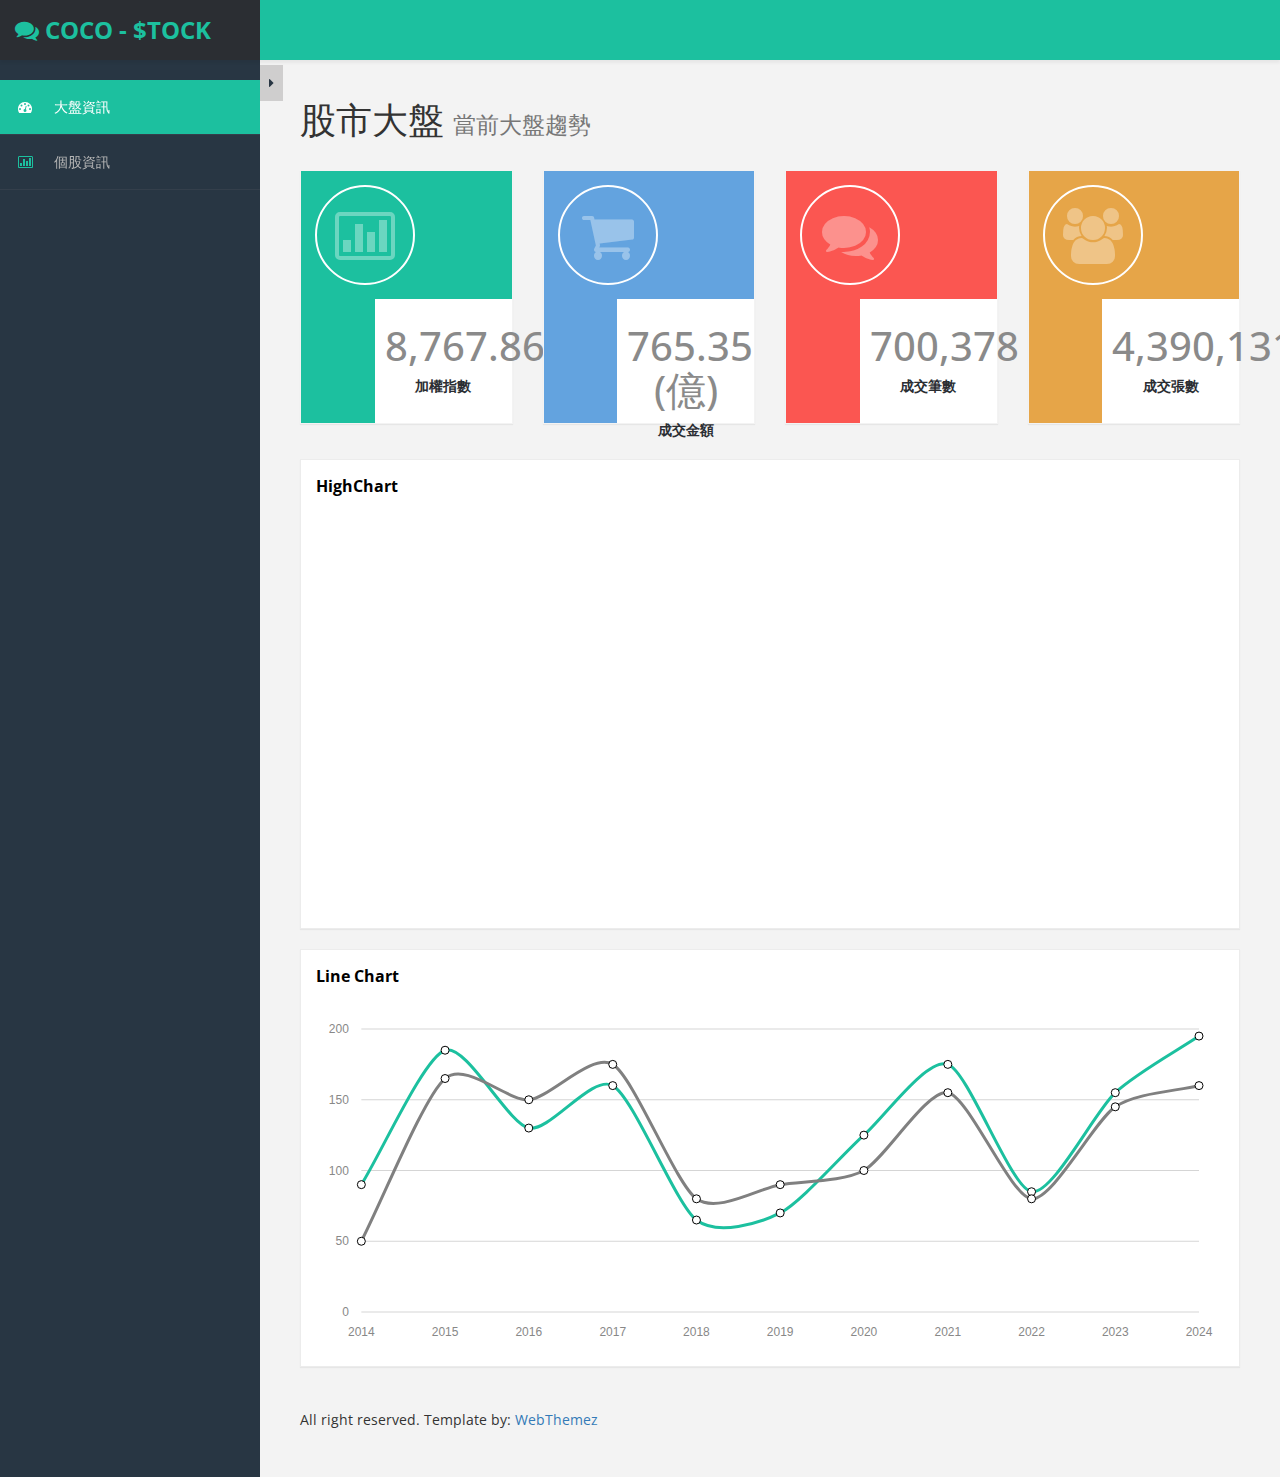
<file: HTML/FreeBootstrap/index.html>
﻿<!DOCTYPE html>
<html xmlns="http://www.w3.org/1999/xhtml">

<head>
    <meta charset="utf-8" />
    <meta name="viewport" content="width=device-width, initial-scale=1.0" />
    <title>CoCo - $tock</title>
    <!-- Bootstrap Styles-->
    <link href="assets/css/bootstrap.css" rel="stylesheet" />
    <!-- FontAwesome Styles-->
    <link href="assets/css/font-awesome.css" rel="stylesheet" />
    <!-- Morris Chart Styles-->
    <link href="assets/js/morris/morris-0.4.3.min.css" rel="stylesheet" />
    <!-- Custom Styles-->
    <link href="assets/css/custom-styles.css" rel="stylesheet" />
    <!-- Google Fonts-->
    <link href='http://fonts.googleapis.com/css?family=Open+Sans' rel='stylesheet' type='text/css' />

</head>

<body>
    <div id="wrapper">
        <nav class="navbar navbar-default top-navbar" role="navigation">
            <div class="navbar-header">
                <button type="button" class="navbar-toggle" data-toggle="collapse" data-target=".sidebar-collapse">
                    <span class="sr-only">Toggle navigation</span>
                    <span class="icon-bar"></span>
                    <span class="icon-bar"></span>
                    <span class="icon-bar"></span>
                </button>
                <a class="navbar-brand" href="index.html"><i class="fa fa-comments"></i> <strong>CoCo - $tock </strong></a>
            </div>
        </nav>
        <!--/. NAV TOP  -->
        <nav class="navbar-default navbar-side" role="navigation">
		<div id="sideNav" href=""><i class="fa fa-caret-right"></i></div>
            <div class="sidebar-collapse">
                <ul class="nav" id="main-menu">

                    <li>
                        <a class="active-menu" href="index.html"><i class="fa fa-dashboard"></i> 大盤資訊</a>
                    </li>
                    <!-- <li>
                        <a href="ui-elements.html"><i class="fa fa-desktop"></i> UI Elements</a>
                    </li> -->
					<li>
                        <a href="chart.html"><i class="fa fa-bar-chart-o"></i> 個股資訊</a>
                    </li>
                    <!-- <li>
                        <a href="tab-panel.html"><i class="fa fa-qrcode"></i> Tabs & Panels</a>
                    </li>
                    
                    <li>
                        <a href="table.html"><i class="fa fa-table"></i> Responsive Tables</a>
                    </li>
                    <li>
                        <a href="form.html"><i class="fa fa-edit"></i> Forms </a>
                    </li>


                    <li>
                        <a href="#"><i class="fa fa-sitemap"></i> Multi-Level Dropdown<span class="fa arrow"></span></a>
                        <ul class="nav nav-second-level">
                            <li>
                                <a href="#">Second Level Link</a>
                            </li>
                            <li>
                                <a href="#">Second Level Link</a>
                            </li>
                            <li>
                                <a href="#">Second Level Link<span class="fa arrow"></span></a>
                                <ul class="nav nav-third-level">
                                    <li>
                                        <a href="#">Third Level Link</a>
                                    </li>
                                    <li>
                                        <a href="#">Third Level Link</a>
                                    </li>
                                    <li>
                                        <a href="#">Third Level Link</a>
                                    </li>

                                </ul>

                            </li>
                        </ul>
                    </li> -->
                    <!-- <li>
                        <a href="empty.html"><i class="fa fa-fw fa-file"></i> Empty Page</a>
                    </li> -->
                </ul>

            </div>

        </nav>
        <!-- /. NAV SIDE  -->
        <div id="page-wrapper">
            <div id="page-inner">


                <div class="row">
                    <div class="col-md-12">
                        <h1 class="page-header">
                            股市大盤 <small>當前大盤趨勢</small>
                        </h1>
						<!-- <ol class="breadcrumb">
                            <li><a href="#">Home</a></li>
                            <li><a href="#">Library</a></li>
                            <li class="active">Data</li>
                        </ol> -->
                    </div>
                </div>
				
				
                <!-- /. ROW  -->

                <div class="row">
                    <div class="col-md-3 col-sm-12 col-xs-12">
                        <div class="panel panel-primary text-center no-boder bg-color-green green">
                            <div class="panel-left pull-left green">
                                <i class="fa fa-bar-chart-o fa-5x"></i>
                                
                            </div>
                            <div class="panel-right pull-right">
								<h3>8,767.86</h3>
                               <strong> 加權指數</strong>
                            </div>
                        </div>
                    </div>
                    <div class="col-md-3 col-sm-12 col-xs-12">
                        <div class="panel panel-primary text-center no-boder bg-color-blue blue">
                              <div class="panel-left pull-left blue">
                                <i class="fa fa-shopping-cart fa-5x"></i>
								</div>
                                
                            <div class="panel-right pull-right">
							<h3>765.35 (億) </h3>
                               <strong> 成交金額</strong>

                            </div>
                        </div>
                    </div>
                    <div class="col-md-3 col-sm-12 col-xs-12">
                        <div class="panel panel-primary text-center no-boder bg-color-red red">
                            <div class="panel-left pull-left red">
                                <i class="fa fa fa-comments fa-5x"></i>
                               
                            </div>
                            <div class="panel-right pull-right">
							 <h3>700,378 </h3>
                               <strong> 成交筆數 </strong>

                            </div>
                        </div>
                    </div>
                    <div class="col-md-3 col-sm-12 col-xs-12">
                        <div class="panel panel-primary text-center no-boder bg-color-brown brown">
                            <div class="panel-left pull-left brown">
                                <i class="fa fa-users fa-5x"></i>
                                
                            </div>
                            <div class="panel-right pull-right">
							<h3>4,390,131</h3>
                             <strong>成交張數</strong>

                            </div>
                        </div>
                    </div>
                </div>
            <div class="row">
                <div class="col-md-12">
                    <div class="panel panel-default">
                        <div class="panel-heading">
                            HighChart
                        </div>
                        <div class="panel-body">
        				<div id="test_coco" style="height:400px ;min-width: :310px"></div>
                        </div>
                    </div>
                </div>
			</div>
			<div class="row">
				<div class="col-md-12">
					<div class="panel panel-default">
						<div class="panel-heading">
							Line Chart
						</div>
						<div class="panel-body">
							<div id="morris-line-chart"></div>
						</div>
                        
					</div>  
				</div>		
			</div> 
                <!-- /. ROW  -->
                <!-- <div class="row">
                    <div class="col-md-4 col-sm-12 col-xs-12">
                        <div class="panel panel-default">
                            <div class="panel-heading">
                                Tasks Panel
                            </div>
                            <div class="panel-body">
                                <div class="list-group">

                                    <a href="#" class="list-group-item">
                                        <span class="badge">7 minutes ago</span>
                                        <i class="fa fa-fw fa-comment"></i> Commented on a post
                                    </a>
                                    <a href="#" class="list-group-item">
                                        <span class="badge">16 minutes ago</span>
                                        <i class="fa fa-fw fa-truck"></i> Order 392 shipped
                                    </a>
                                    <a href="#" class="list-group-item">
                                        <span class="badge">36 minutes ago</span>
                                        <i class="fa fa-fw fa-globe"></i> Invoice 653 has paid
                                    </a>
                                    <a href="#" class="list-group-item">
                                        <span class="badge">1 hour ago</span>
                                        <i class="fa fa-fw fa-user"></i> A new user has been added
                                    </a>
                                    <a href="#" class="list-group-item">
                                        <span class="badge">1.23 hour ago</span>
                                        <i class="fa fa-fw fa-user"></i> A new user has added
                                    </a>
                                    <a href="#" class="list-group-item">
                                        <span class="badge">yesterday</span>
                                        <i class="fa fa-fw fa-globe"></i> Saved the world
                                    </a>
                                </div>
                                <div class="text-right">
                                    <a href="#">More Tasks <i class="fa fa-arrow-circle-right"></i></a>
                                </div>
                            </div>
                        </div>

                    </div>
                    <div class="col-md-8 col-sm-12 col-xs-12">

                        <div class="panel panel-default">
                            <div class="panel-heading">
                                Responsive Table Example
                            </div> 
                            <div class="panel-body">
                                <div class="table-responsive">
                                    <table class="table table-striped table-bordered table-hover">
                                        <thead>
                                            <tr>
                                                <th>S No.</th>
                                                <th>First Name</th>
                                                <th>Last Name</th>
                                                <th>User Name</th>
                                                <th>Email ID.</th>
                                            </tr>
                                        </thead>
                                        <tbody>
                                            <tr>
                                                <td>1</td>
                                                <td>John</td>
                                                <td>Doe</td>
                                                <td>John15482</td>
                                                <td>name@site.com</td>
                                            </tr>
                                            <tr>
                                                <td>2</td>
                                                <td>Kimsila</td>
                                                <td>Marriye</td>
                                                <td>Kim1425</td>
                                                <td>name@site.com</td>
                                            </tr>
                                            <tr>
                                                <td>3</td>
                                                <td>Rossye</td>
                                                <td>Nermal</td>
                                                <td>Rossy1245</td>
                                                <td>name@site.com</td>
                                            </tr>
                                            <tr>
                                                <td>4</td>
                                                <td>Richard</td>
                                                <td>Orieal</td>
                                                <td>Rich5685</td>
                                                <td>name@site.com</td>
                                            </tr>
                                            <tr>
                                                <td>5</td>
                                                <td>Jacob</td>
                                                <td>Hielsar</td>
                                                <td>Jac4587</td>
                                                <td>name@site.com</td>
                                            </tr>
                                            <tr>
                                                <td>6</td>
                                                <td>Wrapel</td>
                                                <td>Dere</td>
                                                <td>Wrap4585</td>
                                                <td>name@site.com</td>
                                            </tr>

                                        </tbody>
                                    </table>
                                </div>
                            </div>
                        </div>

                    </div>
                </div> -->
                <!-- /. ROW  -->
				<footer><p>All right reserved. Template by: <a href="http://webthemez.com">WebThemez</a></p></footer>
            </div>
            <!-- /. PAGE INNER  -->
        </div>
        <!-- /. PAGE WRAPPER  -->
    </div>
    <!-- /. WRAPPER  -->
    <!-- JS Scripts-->
    <!-- jQuery Js -->
    <script src="assets/js/jquery-1.10.2.js"></script>
    <!-- Bootstrap Js -->
    <script src="assets/js/bootstrap.min.js"></script>
	 
    <!-- Metis Menu Js -->
    <script src="assets/js/jquery.metisMenu.js"></script>
    <!-- Morris Chart Js -->
    <script src="assets/js/morris/raphael-2.1.0.min.js"></script>
    <script src="assets/js/morris/morris.js"></script>
	
	
	<script src="assets/js/easypiechart.js"></script>
	<script src="assets/js/easypiechart-data.js"></script>
	
	
    <!-- Custom Js -->
    <script src="assets/js/custom-scripts.js"></script>

    <script src="http://code.highcharts.com/stock/highstock.js"></script>
    <script src="http://code.highcharts.com/stock/modules/exporting.js"></script>
    <script src="text-coco.js"></script>
    
</body>

</html>
</file>
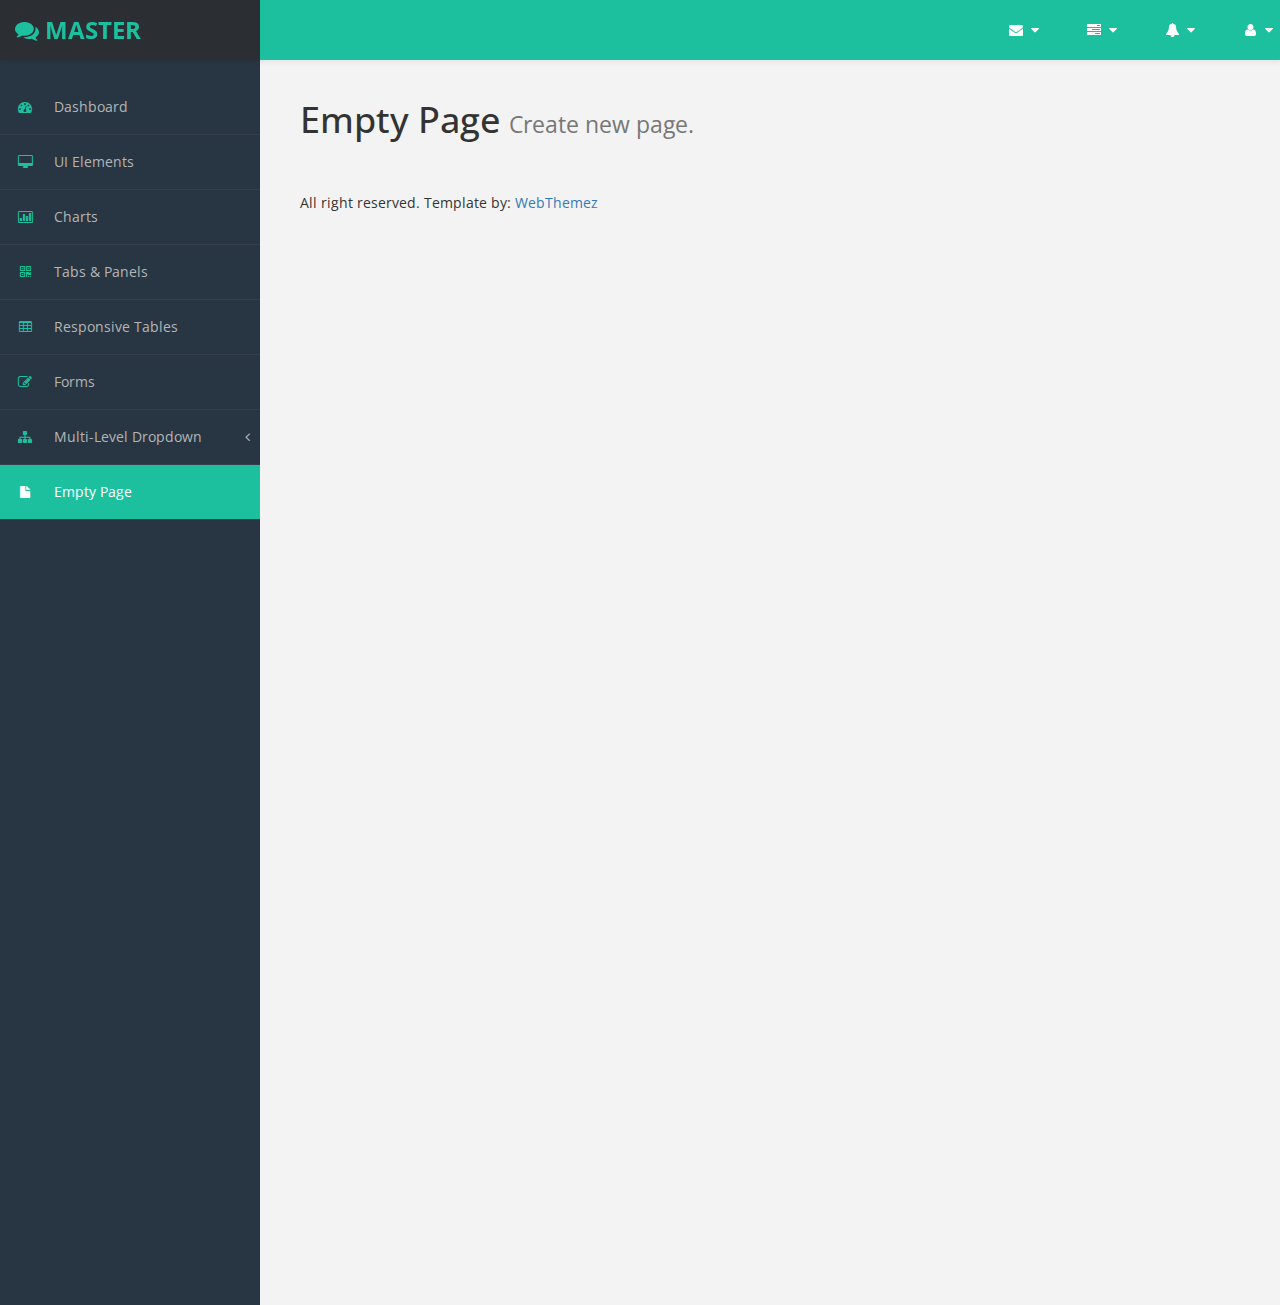
<file: HTML/FreeBootstrap/empty.html>
﻿<!DOCTYPE html>
<html xmlns="http://www.w3.org/1999/xhtml">
<head>
    <meta charset="utf-8" />
    <meta name="viewport" content="width=device-width, initial-scale=1.0" />
    <title>Free Bootstrap HTML5 Admin Template : Master</title>
	<!-- Bootstrap Styles-->
    <link href="assets/css/bootstrap.css" rel="stylesheet" />
     <!-- FontAwesome Styles-->
    <link href="assets/css/font-awesome.css" rel="stylesheet" />
        <!-- Custom Styles-->
    <link href="assets/css/custom-styles.css" rel="stylesheet" />
     <!-- Google Fonts-->
   <link href='http://fonts.googleapis.com/css?family=Open+Sans' rel='stylesheet' type='text/css' />
</head>
<body>
    <div id="wrapper">
        <nav class="navbar navbar-default top-navbar" role="navigation">
            <div class="navbar-header">
                <button type="button" class="navbar-toggle" data-toggle="collapse" data-target=".sidebar-collapse">
                    <span class="sr-only">Toggle navigation</span>
                    <span class="icon-bar"></span>
                    <span class="icon-bar"></span>
                    <span class="icon-bar"></span>
                </button>
                <a class="navbar-brand" href="index.html"><i class="fa fa-comments"></i> <strong>MASTER </strong></a>
            </div>

            <ul class="nav navbar-top-links navbar-right">
                <li class="dropdown">
                    <a class="dropdown-toggle" data-toggle="dropdown" href="#" aria-expanded="false">
                        <i class="fa fa-envelope fa-fw"></i> <i class="fa fa-caret-down"></i>
                    </a>
                    <ul class="dropdown-menu dropdown-messages">
                        <li>
                            <a href="#">
                                <div>
                                    <strong>John Doe</strong>
                                    <span class="pull-right text-muted">
                                        <em>Today</em>
                                    </span>
                                </div>
                                <div>Lorem Ipsum has been the industry's standard dummy text ever since the 1500s...</div>
                            </a>
                        </li>
                        <li class="divider"></li>
                        <li>
                            <a href="#">
                                <div>
                                    <strong>John Smith</strong>
                                    <span class="pull-right text-muted">
                                        <em>Yesterday</em>
                                    </span>
                                </div>
                                <div>Lorem Ipsum has been the industry's standard dummy text ever since an kwilnw...</div>
                            </a>
                        </li>
                        <li class="divider"></li>
                        <li>
                            <a href="#">
                                <div>
                                    <strong>John Smith</strong>
                                    <span class="pull-right text-muted">
                                        <em>Yesterday</em>
                                    </span>
                                </div>
                                <div>Lorem Ipsum has been the industry's standard dummy text ever since the...</div>
                            </a>
                        </li>
                        <li class="divider"></li>
                        <li>
                            <a class="text-center" href="#">
                                <strong>Read All Messages</strong>
                                <i class="fa fa-angle-right"></i>
                            </a>
                        </li>
                    </ul>
                    <!-- /.dropdown-messages -->
                </li>
                <!-- /.dropdown -->
                <li class="dropdown">
                    <a class="dropdown-toggle" data-toggle="dropdown" href="#" aria-expanded="false">
                        <i class="fa fa-tasks fa-fw"></i> <i class="fa fa-caret-down"></i>
                    </a>
                    <ul class="dropdown-menu dropdown-tasks">
                        <li>
                            <a href="#">
                                <div>
                                    <p>
                                        <strong>Task 1</strong>
                                        <span class="pull-right text-muted">60% Complete</span>
                                    </p>
                                    <div class="progress progress-striped active">
                                        <div class="progress-bar progress-bar-success" role="progressbar" aria-valuenow="60" aria-valuemin="0" aria-valuemax="100" style="width: 60%">
                                            <span class="sr-only">60% Complete (success)</span>
                                        </div>
                                    </div>
                                </div>
                            </a>
                        </li>
                        <li class="divider"></li>
                        <li>
                            <a href="#">
                                <div>
                                    <p>
                                        <strong>Task 2</strong>
                                        <span class="pull-right text-muted">28% Complete</span>
                                    </p>
                                    <div class="progress progress-striped active">
                                        <div class="progress-bar progress-bar-info" role="progressbar" aria-valuenow="28" aria-valuemin="0" aria-valuemax="100" style="width: 28%">
                                            <span class="sr-only">28% Complete</span>
                                        </div>
                                    </div>
                                </div>
                            </a>
                        </li>
                        <li class="divider"></li>
                        <li>
                            <a href="#">
                                <div>
                                    <p>
                                        <strong>Task 3</strong>
                                        <span class="pull-right text-muted">60% Complete</span>
                                    </p>
                                    <div class="progress progress-striped active">
                                        <div class="progress-bar progress-bar-warning" role="progressbar" aria-valuenow="60" aria-valuemin="0" aria-valuemax="100" style="width: 60%">
                                            <span class="sr-only">60% Complete (warning)</span>
                                        </div>
                                    </div>
                                </div>
                            </a>
                        </li>
                        <li class="divider"></li>
                        <li>
                            <a href="#">
                                <div>
                                    <p>
                                        <strong>Task 4</strong>
                                        <span class="pull-right text-muted">85% Complete</span>
                                    </p>
                                    <div class="progress progress-striped active">
                                        <div class="progress-bar progress-bar-danger" role="progressbar" aria-valuenow="85" aria-valuemin="0" aria-valuemax="100" style="width: 85%">
                                            <span class="sr-only">85% Complete (danger)</span>
                                        </div>
                                    </div>
                                </div>
                            </a>
                        </li>
                        <li class="divider"></li>
                        <li>
                            <a class="text-center" href="#">
                                <strong>See All Tasks</strong>
                                <i class="fa fa-angle-right"></i>
                            </a>
                        </li>
                    </ul>
                    <!-- /.dropdown-tasks -->
                </li>
                <!-- /.dropdown -->
                <li class="dropdown">
                    <a class="dropdown-toggle" data-toggle="dropdown" href="#" aria-expanded="false">
                        <i class="fa fa-bell fa-fw"></i> <i class="fa fa-caret-down"></i>
                    </a>
                    <ul class="dropdown-menu dropdown-alerts">
                        <li>
                            <a href="#">
                                <div>
                                    <i class="fa fa-comment fa-fw"></i> New Comment
                                    <span class="pull-right text-muted small">4 min</span>
                                </div>
                            </a>
                        </li>
                        <li class="divider"></li>
                        <li>
                            <a href="#">
                                <div>
                                    <i class="fa fa-twitter fa-fw"></i> 3 New Followers
                                    <span class="pull-right text-muted small">12 min</span>
                                </div>
                            </a>
                        </li>
                        <li class="divider"></li>
                        <li>
                            <a href="#">
                                <div>
                                    <i class="fa fa-envelope fa-fw"></i> Message Sent
                                    <span class="pull-right text-muted small">4 min</span>
                                </div>
                            </a>
                        </li>
                        <li class="divider"></li>
                        <li>
                            <a href="#">
                                <div>
                                    <i class="fa fa-tasks fa-fw"></i> New Task
                                    <span class="pull-right text-muted small">4 min</span>
                                </div>
                            </a>
                        </li>
                        <li class="divider"></li>
                        <li>
                            <a href="#">
                                <div>
                                    <i class="fa fa-upload fa-fw"></i> Server Rebooted
                                    <span class="pull-right text-muted small">4 min</span>
                                </div>
                            </a>
                        </li>
                        <li class="divider"></li>
                        <li>
                            <a class="text-center" href="#">
                                <strong>See All Alerts</strong>
                                <i class="fa fa-angle-right"></i>
                            </a>
                        </li>
                    </ul>
                    <!-- /.dropdown-alerts -->
                </li>
                <!-- /.dropdown -->
                <li class="dropdown">
                    <a class="dropdown-toggle" data-toggle="dropdown" href="#" aria-expanded="false">
                        <i class="fa fa-user fa-fw"></i> <i class="fa fa-caret-down"></i>
                    </a>
                    <ul class="dropdown-menu dropdown-user">
                        <li><a href="#"><i class="fa fa-user fa-fw"></i> User Profile</a>
                        </li>
                        <li><a href="#"><i class="fa fa-gear fa-fw"></i> Settings</a>
                        </li>
                        <li class="divider"></li>
                        <li><a href="#"><i class="fa fa-sign-out fa-fw"></i> Logout</a>
                        </li>
                    </ul>
                    <!-- /.dropdown-user -->
                </li>
                <!-- /.dropdown -->
            </ul>
        </nav>
        <!--/. NAV TOP  -->
        <nav class="navbar-default navbar-side" role="navigation">
            <div class="sidebar-collapse">
                <ul class="nav" id="main-menu">

                    <li>
                        <a href="index.html"><i class="fa fa-dashboard"></i> Dashboard</a>
                    </li>
                    <li>
                        <a href="ui-elements.html"><i class="fa fa-desktop"></i> UI Elements</a>
                    </li>
					<li>
                        <a href="chart.html"><i class="fa fa-bar-chart-o"></i> Charts</a>
                    </li>
                    <li>
                        <a href="tab-panel.html"><i class="fa fa-qrcode"></i> Tabs & Panels</a>
                    </li>
                    
                    <li>
                        <a href="table.html"><i class="fa fa-table"></i> Responsive Tables</a>
                    </li>
                    <li>
                        <a href="form.html"><i class="fa fa-edit"></i> Forms </a>
                    </li>


                    <li>
                        <a href="#"><i class="fa fa-sitemap"></i> Multi-Level Dropdown<span class="fa arrow"></span></a>
                        <ul class="nav nav-second-level">
                            <li>
                                <a href="#">Second Level Link</a>
                            </li>
                            <li>
                                <a href="#">Second Level Link</a>
                            </li>
                            <li>
                                <a href="#">Second Level Link<span class="fa arrow"></span></a>
                                <ul class="nav nav-third-level">
                                    <li>
                                        <a href="#">Third Level Link</a>
                                    </li>
                                    <li>
                                        <a href="#">Third Level Link</a>
                                    </li>
                                    <li>
                                        <a href="#">Third Level Link</a>
                                    </li>

                                </ul>

                            </li>
                        </ul>
                    </li>
                    <li>
                        <a class="active-menu" href="empty.html"><i class="fa fa-fw fa-file"></i> Empty Page</a>
                    </li>
                </ul>

            </div>

        </nav>
        <!-- /. NAV SIDE  -->
        <div id="page-wrapper" >
            <div id="page-inner">
			 <div class="row">
                    <div class="col-md-12">
                        <h1 class="page-header">
                            Empty Page <small>Create new page.</small>
                        </h1>
                    </div>
                </div> 
                 <!-- /. ROW  -->
				 <footer><p>All right reserved. Template by: <a href="http://webthemez.com">WebThemez</a></p></footer>
				</div>
             <!-- /. PAGE INNER  -->
            </div>
         <!-- /. PAGE WRAPPER  -->
        </div>
     <!-- /. WRAPPER  -->
    <!-- JS Scripts-->
    <!-- jQuery Js -->
    <script src="assets/js/jquery-1.10.2.js"></script>
      <!-- Bootstrap Js -->
    <script src="assets/js/bootstrap.min.js"></script>
    <!-- Metis Menu Js -->
    <script src="assets/js/jquery.metisMenu.js"></script>
      <!-- Custom Js -->
    <script src="assets/js/custom-scripts.js"></script>
    
   
</body>
</html>
</file>
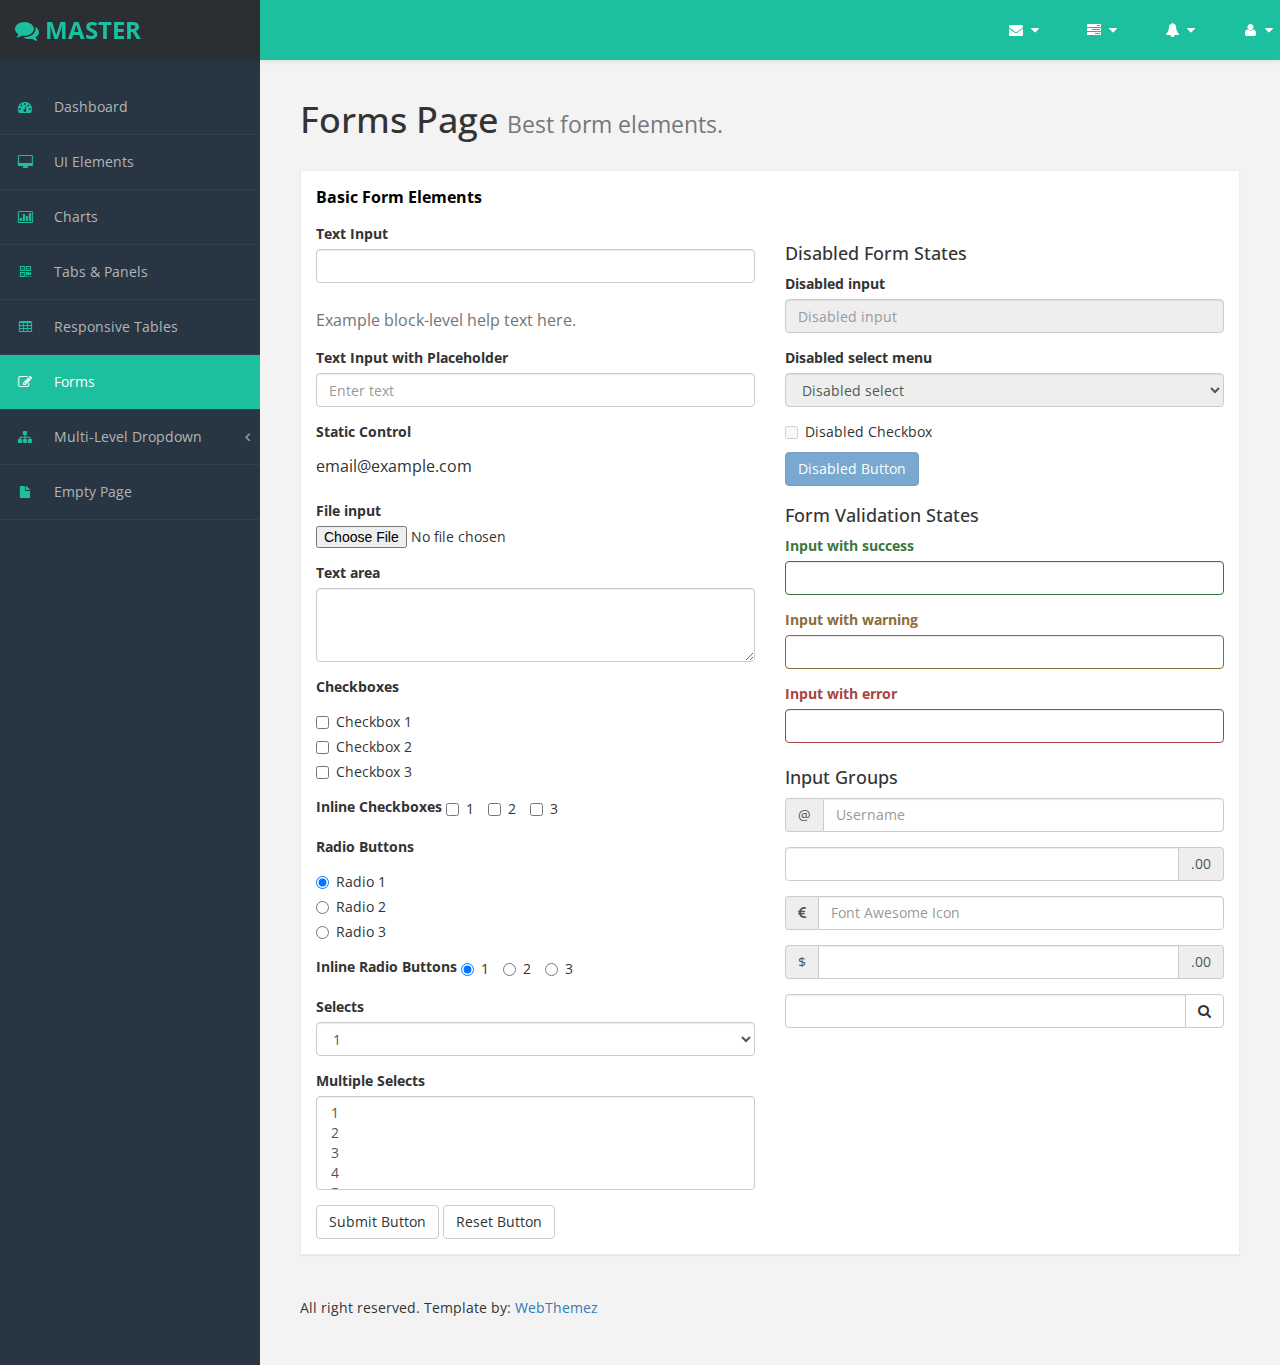
<file: HTML/FreeBootstrap/form.html>
﻿<!DOCTYPE html>
<html xmlns="http://www.w3.org/1999/xhtml">
<head>
      <meta charset="utf-8" />
    <meta name="viewport" content="width=device-width, initial-scale=1.0" />
    <title>Free Bootstrap Admin Theme : Master</title>
	<!-- Bootstrap Styles-->
    <link href="assets/css/bootstrap.css" rel="stylesheet" />
     <!-- FontAwesome Styles-->
    <link href="assets/css/font-awesome.css" rel="stylesheet" />
        <!-- Custom Styles-->
    <link href="assets/css/custom-styles.css" rel="stylesheet" />
     <!-- Google Fonts-->
   <link href='http://fonts.googleapis.com/css?family=Open+Sans' rel='stylesheet' type='text/css' />
</head>
<body>
    <div id="wrapper">
        <nav class="navbar navbar-default top-navbar" role="navigation">
            <div class="navbar-header">
                <button type="button" class="navbar-toggle" data-toggle="collapse" data-target=".sidebar-collapse">
                    <span class="sr-only">Toggle navigation</span>
                    <span class="icon-bar"></span>
                    <span class="icon-bar"></span>
                    <span class="icon-bar"></span>
                </button>
                <a class="navbar-brand" href="index.html"><i class="fa fa-comments"></i> <strong>MASTER </strong></a>
            </div>

            <ul class="nav navbar-top-links navbar-right">
                <li class="dropdown">
                    <a class="dropdown-toggle" data-toggle="dropdown" href="#" aria-expanded="false">
                        <i class="fa fa-envelope fa-fw"></i> <i class="fa fa-caret-down"></i>
                    </a>
                    <ul class="dropdown-menu dropdown-messages">
                        <li>
                            <a href="#">
                                <div>
                                    <strong>John Doe</strong>
                                    <span class="pull-right text-muted">
                                        <em>Today</em>
                                    </span>
                                </div>
                                <div>Lorem Ipsum has been the industry's standard dummy text ever since the 1500s...</div>
                            </a>
                        </li>
                        <li class="divider"></li>
                        <li>
                            <a href="#">
                                <div>
                                    <strong>John Smith</strong>
                                    <span class="pull-right text-muted">
                                        <em>Yesterday</em>
                                    </span>
                                </div>
                                <div>Lorem Ipsum has been the industry's standard dummy text ever since an kwilnw...</div>
                            </a>
                        </li>
                        <li class="divider"></li>
                        <li>
                            <a href="#">
                                <div>
                                    <strong>John Smith</strong>
                                    <span class="pull-right text-muted">
                                        <em>Yesterday</em>
                                    </span>
                                </div>
                                <div>Lorem Ipsum has been the industry's standard dummy text ever since the...</div>
                            </a>
                        </li>
                        <li class="divider"></li>
                        <li>
                            <a class="text-center" href="#">
                                <strong>Read All Messages</strong>
                                <i class="fa fa-angle-right"></i>
                            </a>
                        </li>
                    </ul>
                    <!-- /.dropdown-messages -->
                </li>
                <!-- /.dropdown -->
                <li class="dropdown">
                    <a class="dropdown-toggle" data-toggle="dropdown" href="#" aria-expanded="false">
                        <i class="fa fa-tasks fa-fw"></i> <i class="fa fa-caret-down"></i>
                    </a>
                    <ul class="dropdown-menu dropdown-tasks">
                        <li>
                            <a href="#">
                                <div>
                                    <p>
                                        <strong>Task 1</strong>
                                        <span class="pull-right text-muted">60% Complete</span>
                                    </p>
                                    <div class="progress progress-striped active">
                                        <div class="progress-bar progress-bar-success" role="progressbar" aria-valuenow="60" aria-valuemin="0" aria-valuemax="100" style="width: 60%">
                                            <span class="sr-only">60% Complete (success)</span>
                                        </div>
                                    </div>
                                </div>
                            </a>
                        </li>
                        <li class="divider"></li>
                        <li>
                            <a href="#">
                                <div>
                                    <p>
                                        <strong>Task 2</strong>
                                        <span class="pull-right text-muted">28% Complete</span>
                                    </p>
                                    <div class="progress progress-striped active">
                                        <div class="progress-bar progress-bar-info" role="progressbar" aria-valuenow="28" aria-valuemin="0" aria-valuemax="100" style="width: 28%">
                                            <span class="sr-only">28% Complete</span>
                                        </div>
                                    </div>
                                </div>
                            </a>
                        </li>
                        <li class="divider"></li>
                        <li>
                            <a href="#">
                                <div>
                                    <p>
                                        <strong>Task 3</strong>
                                        <span class="pull-right text-muted">60% Complete</span>
                                    </p>
                                    <div class="progress progress-striped active">
                                        <div class="progress-bar progress-bar-warning" role="progressbar" aria-valuenow="60" aria-valuemin="0" aria-valuemax="100" style="width: 60%">
                                            <span class="sr-only">60% Complete (warning)</span>
                                        </div>
                                    </div>
                                </div>
                            </a>
                        </li>
                        <li class="divider"></li>
                        <li>
                            <a href="#">
                                <div>
                                    <p>
                                        <strong>Task 4</strong>
                                        <span class="pull-right text-muted">85% Complete</span>
                                    </p>
                                    <div class="progress progress-striped active">
                                        <div class="progress-bar progress-bar-danger" role="progressbar" aria-valuenow="85" aria-valuemin="0" aria-valuemax="100" style="width: 85%">
                                            <span class="sr-only">85% Complete (danger)</span>
                                        </div>
                                    </div>
                                </div>
                            </a>
                        </li>
                        <li class="divider"></li>
                        <li>
                            <a class="text-center" href="#">
                                <strong>See All Tasks</strong>
                                <i class="fa fa-angle-right"></i>
                            </a>
                        </li>
                    </ul>
                    <!-- /.dropdown-tasks -->
                </li>
                <!-- /.dropdown -->
                <li class="dropdown">
                    <a class="dropdown-toggle" data-toggle="dropdown" href="#" aria-expanded="false">
                        <i class="fa fa-bell fa-fw"></i> <i class="fa fa-caret-down"></i>
                    </a>
                    <ul class="dropdown-menu dropdown-alerts">
                        <li>
                            <a href="#">
                                <div>
                                    <i class="fa fa-comment fa-fw"></i> New Comment
                                    <span class="pull-right text-muted small">4 min</span>
                                </div>
                            </a>
                        </li>
                        <li class="divider"></li>
                        <li>
                            <a href="#">
                                <div>
                                    <i class="fa fa-twitter fa-fw"></i> 3 New Followers
                                    <span class="pull-right text-muted small">12 min</span>
                                </div>
                            </a>
                        </li>
                        <li class="divider"></li>
                        <li>
                            <a href="#">
                                <div>
                                    <i class="fa fa-envelope fa-fw"></i> Message Sent
                                    <span class="pull-right text-muted small">4 min</span>
                                </div>
                            </a>
                        </li>
                        <li class="divider"></li>
                        <li>
                            <a href="#">
                                <div>
                                    <i class="fa fa-tasks fa-fw"></i> New Task
                                    <span class="pull-right text-muted small">4 min</span>
                                </div>
                            </a>
                        </li>
                        <li class="divider"></li>
                        <li>
                            <a href="#">
                                <div>
                                    <i class="fa fa-upload fa-fw"></i> Server Rebooted
                                    <span class="pull-right text-muted small">4 min</span>
                                </div>
                            </a>
                        </li>
                        <li class="divider"></li>
                        <li>
                            <a class="text-center" href="#">
                                <strong>See All Alerts</strong>
                                <i class="fa fa-angle-right"></i>
                            </a>
                        </li>
                    </ul>
                    <!-- /.dropdown-alerts -->
                </li>
                <!-- /.dropdown -->
                <li class="dropdown">
                    <a class="dropdown-toggle" data-toggle="dropdown" href="#" aria-expanded="false">
                        <i class="fa fa-user fa-fw"></i> <i class="fa fa-caret-down"></i>
                    </a>
                    <ul class="dropdown-menu dropdown-user">
                        <li><a href="#"><i class="fa fa-user fa-fw"></i> User Profile</a>
                        </li>
                        <li><a href="#"><i class="fa fa-gear fa-fw"></i> Settings</a>
                        </li>
                        <li class="divider"></li>
                        <li><a href="#"><i class="fa fa-sign-out fa-fw"></i> Logout</a>
                        </li>
                    </ul>
                    <!-- /.dropdown-user -->
                </li>
                <!-- /.dropdown -->
            </ul>
        </nav>
        <!--/. NAV TOP  -->
        <nav class="navbar-default navbar-side" role="navigation">
            <div class="sidebar-collapse">
                <ul class="nav" id="main-menu">

                    <li>
                        <a href="index.html"><i class="fa fa-dashboard"></i> Dashboard</a>
                    </li>
                    <li>
                        <a href="ui-elements.html"><i class="fa fa-desktop"></i> UI Elements</a>
                    </li>
					<li>
                        <a href="chart.html"><i class="fa fa-bar-chart-o"></i> Charts</a>
                    </li>
                    <li>
                        <a href="tab-panel.html"><i class="fa fa-qrcode"></i> Tabs & Panels</a>
                    </li>
                    
                    <li>
                        <a href="table.html"><i class="fa fa-table"></i> Responsive Tables</a>
                    </li>
                    <li>
                        <a href="form.html" class="active-menu"><i class="fa fa-edit"></i> Forms </a>
                    </li>


                    <li>
                        <a href="#"><i class="fa fa-sitemap"></i> Multi-Level Dropdown<span class="fa arrow"></span></a>
                        <ul class="nav nav-second-level">
                            <li>
                                <a href="#">Second Level Link</a>
                            </li>
                            <li>
                                <a href="#">Second Level Link</a>
                            </li>
                            <li>
                                <a href="#">Second Level Link<span class="fa arrow"></span></a>
                                <ul class="nav nav-third-level">
                                    <li>
                                        <a href="#">Third Level Link</a>
                                    </li>
                                    <li>
                                        <a href="#">Third Level Link</a>
                                    </li>
                                    <li>
                                        <a href="#">Third Level Link</a>
                                    </li>

                                </ul>

                            </li>
                        </ul>
                    </li>
                    <li>
                        <a href="empty.html"><i class="fa fa-fw fa-file"></i> Empty Page</a>
                    </li>
                </ul>

            </div>

        </nav>
        <!-- /. NAV SIDE  -->
        <div id="page-wrapper" >
            <div id="page-inner">
			 <div class="row">
                    <div class="col-md-12">
                        <h1 class="page-header">
                            Forms Page <small>Best form elements.</small>
                        </h1>
                    </div>
                </div> 
                 <!-- /. ROW  -->
              <div class="row">
                <div class="col-lg-12">
                    <div class="panel panel-default">
                        <div class="panel-heading">
                            Basic Form Elements
                        </div>
                        <div class="panel-body">
                            <div class="row">
                                <div class="col-lg-6">
                                    <form role="form">
                                        <div class="form-group">
                                            <label>Text Input</label>
                                            <input class="form-control">
                                            <p class="help-block">Example block-level help text here.</p>
                                        </div>
                                        <div class="form-group">
                                            <label>Text Input with Placeholder</label>
                                            <input class="form-control" placeholder="Enter text">
                                        </div>
                                        <div class="form-group">
                                            <label>Static Control</label>
                                            <p class="form-control-static">email@example.com</p>
                                        </div>
                                        <div class="form-group">
                                            <label>File input</label>
                                            <input type="file">
                                        </div>
                                        <div class="form-group">
                                            <label>Text area</label>
                                            <textarea class="form-control" rows="3"></textarea>
                                        </div>
                                        <div class="form-group">
                                            <label>Checkboxes</label>
                                            <div class="checkbox">
                                                <label>
                                                    <input type="checkbox" value="">Checkbox 1
                                                </label>
                                            </div>
                                            <div class="checkbox">
                                                <label>
                                                    <input type="checkbox" value="">Checkbox 2
                                                </label>
                                            </div>
                                            <div class="checkbox">
                                                <label>
                                                    <input type="checkbox" value="">Checkbox 3
                                                </label>
                                            </div>
                                        </div>
                                        <div class="form-group">
                                            <label>Inline Checkboxes</label>
                                            <label class="checkbox-inline">
                                                <input type="checkbox">1
                                            </label>
                                            <label class="checkbox-inline">
                                                <input type="checkbox">2
                                            </label>
                                            <label class="checkbox-inline">
                                                <input type="checkbox">3
                                            </label>
                                        </div>
                                        <div class="form-group">
                                            <label>Radio Buttons</label>
                                            <div class="radio">
                                                <label>
                                                    <input type="radio" name="optionsRadios" id="optionsRadios1" value="option1" checked="">Radio 1
                                                </label>
                                            </div>
                                            <div class="radio">
                                                <label>
                                                    <input type="radio" name="optionsRadios" id="optionsRadios2" value="option2">Radio 2
                                                </label>
                                            </div>
                                            <div class="radio">
                                                <label>
                                                    <input type="radio" name="optionsRadios" id="optionsRadios3" value="option3">Radio 3
                                                </label>
                                            </div>
                                        </div>
                                        <div class="form-group">
                                            <label>Inline Radio Buttons</label>
                                            <label class="radio-inline">
                                                <input type="radio" name="optionsRadiosInline" id="optionsRadiosInline1" value="option1" checked="">1
                                            </label>
                                            <label class="radio-inline">
                                                <input type="radio" name="optionsRadiosInline" id="optionsRadiosInline2" value="option2">2
                                            </label>
                                            <label class="radio-inline">
                                                <input type="radio" name="optionsRadiosInline" id="optionsRadiosInline3" value="option3">3
                                            </label>
                                        </div>
                                        <div class="form-group">
                                            <label>Selects</label>
                                            <select class="form-control">
                                                <option>1</option>
                                                <option>2</option>
                                                <option>3</option>
                                                <option>4</option>
                                                <option>5</option>
                                            </select>
                                        </div>
                                        <div class="form-group">
                                            <label>Multiple Selects</label>
                                            <select multiple="" class="form-control">
                                                <option>1</option>
                                                <option>2</option>
                                                <option>3</option>
                                                <option>4</option>
                                                <option>5</option>
                                            </select>
                                        </div>
                                        <button type="submit" class="btn btn-default">Submit Button</button>
                                        <button type="reset" class="btn btn-default">Reset Button</button>
                                    </form>
                                </div>
                                <!-- /.col-lg-6 (nested) -->
                                <div class="col-lg-6">
                                    <h4>Disabled Form States</h4>
                                    <form role="form">
                                        <fieldset disabled="">
                                            <div class="form-group">
                                                <label for="disabledSelect">Disabled input</label>
                                                <input class="form-control" id="disabledInput" type="text" placeholder="Disabled input" disabled="">
                                            </div>
                                            <div class="form-group">
                                                <label for="disabledSelect">Disabled select menu</label>
                                                <select id="disabledSelect" class="form-control">
                                                    <option>Disabled select</option>
                                                </select>
                                            </div>
                                            <div class="checkbox">
                                                <label>
                                                    <input type="checkbox">Disabled Checkbox
                                                </label>
                                            </div>
                                            <button type="submit" class="btn btn-primary">Disabled Button</button>
                                        </fieldset>
                                    </form>
                                    <h4>Form Validation States</h4>
                                    <form role="form">
                                        <div class="form-group has-success">
                                            <label class="control-label" for="inputSuccess">Input with success</label>
                                            <input type="text" class="form-control" id="inputSuccess">
                                        </div>
                                        <div class="form-group has-warning">
                                            <label class="control-label" for="inputWarning">Input with warning</label>
                                            <input type="text" class="form-control" id="inputWarning">
                                        </div>
                                        <div class="form-group has-error">
                                            <label class="control-label" for="inputError">Input with error</label>
                                            <input type="text" class="form-control" id="inputError">
                                        </div>
                                    </form>
                                    <h4>Input Groups</h4>
                                    <form role="form">
                                        <div class="form-group input-group">
                                            <span class="input-group-addon">@</span>
                                            <input type="text" class="form-control" placeholder="Username">
                                        </div>
                                        <div class="form-group input-group">
                                            <input type="text" class="form-control">
                                            <span class="input-group-addon">.00</span>
                                        </div>
                                        <div class="form-group input-group">
                                            <span class="input-group-addon"><i class="fa fa-eur"></i>
                                            </span>
                                            <input type="text" class="form-control" placeholder="Font Awesome Icon">
                                        </div>
                                        <div class="form-group input-group">
                                            <span class="input-group-addon">$</span>
                                            <input type="text" class="form-control">
                                            <span class="input-group-addon">.00</span>
                                        </div>
                                        <div class="form-group input-group">
                                            <input type="text" class="form-control">
                                            <span class="input-group-btn">
                                                <button class="btn btn-default" type="button"><i class="fa fa-search"></i>
                                                </button>
                                            </span>
                                        </div>
                                    </form>
                                </div>
                                <!-- /.col-lg-6 (nested) -->
                            </div>
                            <!-- /.row (nested) -->
                        </div>
                        <!-- /.panel-body -->
                    </div>
                    <!-- /.panel -->
                </div>
                <!-- /.col-lg-12 -->
            </div>
			<footer><p>All right reserved. Template by: <a href="http://webthemez.com">WebThemez</a></p></footer>
			</div>
             <!-- /. PAGE INNER  -->
            </div>
         <!-- /. PAGE WRAPPER  -->
        </div>
     <!-- /. WRAPPER  -->
    <!-- JS Scripts-->
    <!-- jQuery Js -->
    <script src="assets/js/jquery-1.10.2.js"></script>
      <!-- Bootstrap Js -->
    <script src="assets/js/bootstrap.min.js"></script>
    <!-- Metis Menu Js -->
    <script src="assets/js/jquery.metisMenu.js"></script>
      <!-- Custom Js -->
    <script src="assets/js/custom-scripts.js"></script>
    
   
</body>
</html>
</file>
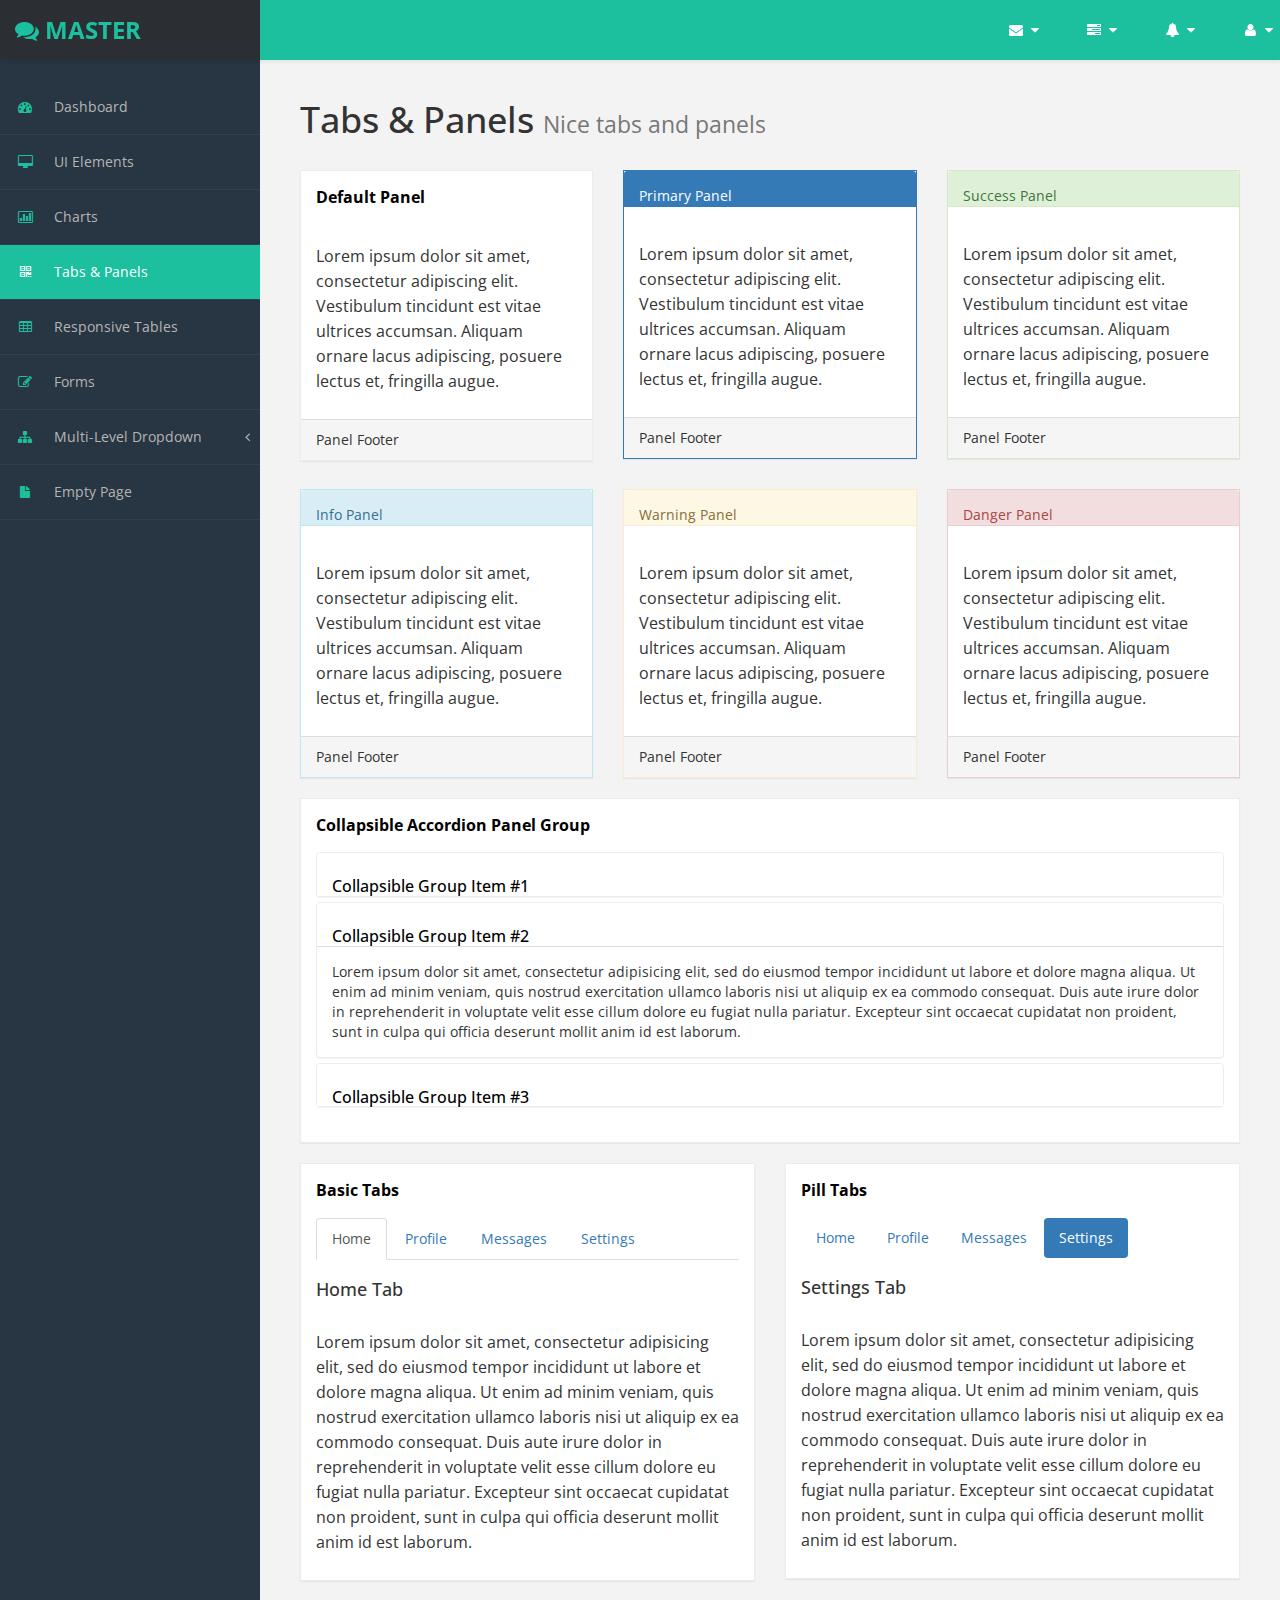
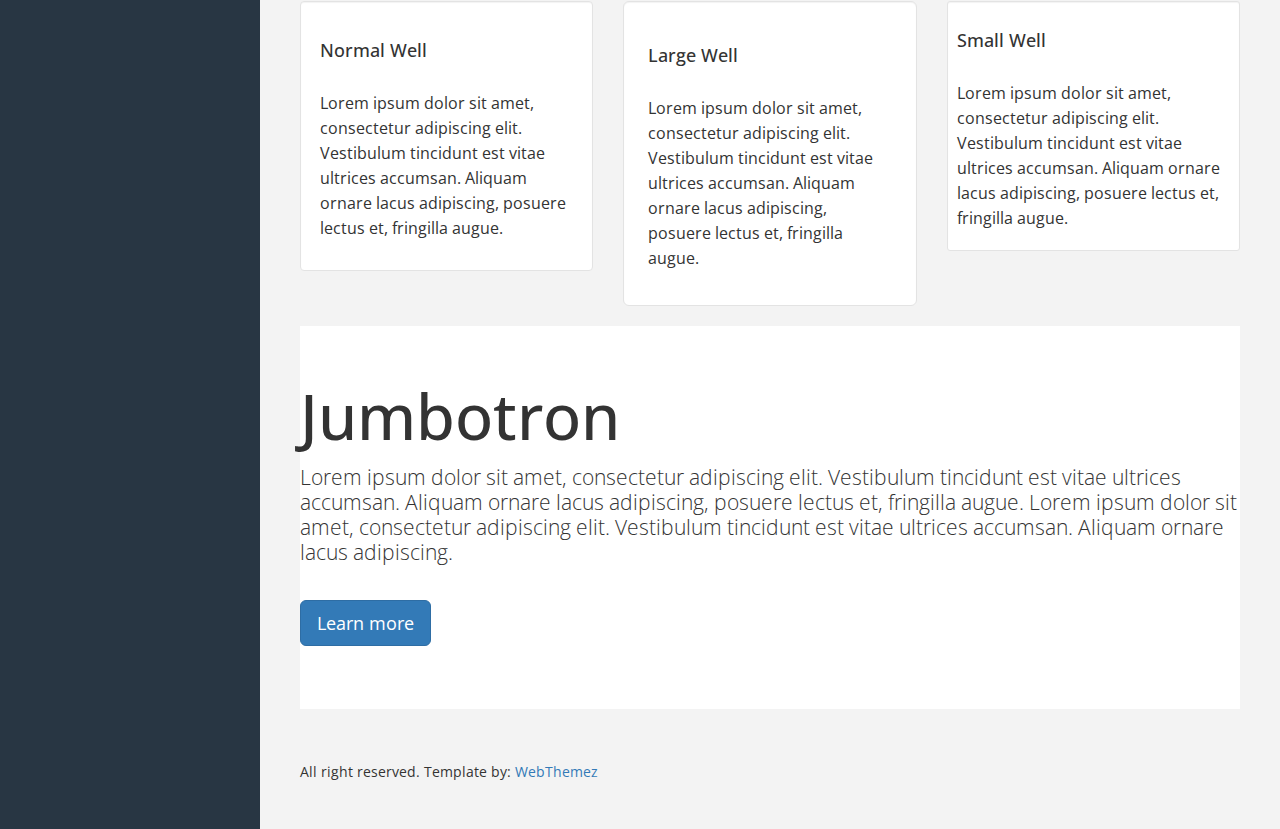
<file: HTML/FreeBootstrap/tab-panel.html>
﻿<!DOCTYPE html>
<html xmlns="http://www.w3.org/1999/xhtml">
<head>
      <meta charset="utf-8" />
    <meta name="viewport" content="width=device-width, initial-scale=1.0" />
    <title>Free Bootstrap html5 Admin Template : Master</title>
	<!-- Bootstrap Styles-->
    <link href="assets/css/bootstrap.css" rel="stylesheet" />
     <!-- FontAwesome Styles-->
    <link href="assets/css/font-awesome.css" rel="stylesheet" />
        <!-- Custom Styles-->
    <link href="assets/css/custom-styles.css" rel="stylesheet" />
     <!-- Google Fonts-->
   <link href='http://fonts.googleapis.com/css?family=Open+Sans' rel='stylesheet' type='text/css' />
</head>
<body>
    <div id="wrapper">
        <nav class="navbar navbar-default top-navbar" role="navigation">
            <div class="navbar-header">
                <button type="button" class="navbar-toggle" data-toggle="collapse" data-target=".sidebar-collapse">
                    <span class="sr-only">Toggle navigation</span>
                    <span class="icon-bar"></span>
                    <span class="icon-bar"></span>
                    <span class="icon-bar"></span>
                </button>
                <a class="navbar-brand" href="index.html"><i class="fa fa-comments"></i> <strong>MASTER </strong></a>
            </div>

            <ul class="nav navbar-top-links navbar-right">
                <li class="dropdown">
                    <a class="dropdown-toggle" data-toggle="dropdown" href="#" aria-expanded="false">
                        <i class="fa fa-envelope fa-fw"></i> <i class="fa fa-caret-down"></i>
                    </a>
                    <ul class="dropdown-menu dropdown-messages">
                        <li>
                            <a href="#">
                                <div>
                                    <strong>John Doe</strong>
                                    <span class="pull-right text-muted">
                                        <em>Today</em>
                                    </span>
                                </div>
                                <div>Lorem Ipsum has been the industry's standard dummy text ever since the 1500s...</div>
                            </a>
                        </li>
                        <li class="divider"></li>
                        <li>
                            <a href="#">
                                <div>
                                    <strong>John Smith</strong>
                                    <span class="pull-right text-muted">
                                        <em>Yesterday</em>
                                    </span>
                                </div>
                                <div>Lorem Ipsum has been the industry's standard dummy text ever since an kwilnw...</div>
                            </a>
                        </li>
                        <li class="divider"></li>
                        <li>
                            <a href="#">
                                <div>
                                    <strong>John Smith</strong>
                                    <span class="pull-right text-muted">
                                        <em>Yesterday</em>
                                    </span>
                                </div>
                                <div>Lorem Ipsum has been the industry's standard dummy text ever since the...</div>
                            </a>
                        </li>
                        <li class="divider"></li>
                        <li>
                            <a class="text-center" href="#">
                                <strong>Read All Messages</strong>
                                <i class="fa fa-angle-right"></i>
                            </a>
                        </li>
                    </ul>
                    <!-- /.dropdown-messages -->
                </li>
                <!-- /.dropdown -->
                <li class="dropdown">
                    <a class="dropdown-toggle" data-toggle="dropdown" href="#" aria-expanded="false">
                        <i class="fa fa-tasks fa-fw"></i> <i class="fa fa-caret-down"></i>
                    </a>
                    <ul class="dropdown-menu dropdown-tasks">
                        <li>
                            <a href="#">
                                <div>
                                    <p>
                                        <strong>Task 1</strong>
                                        <span class="pull-right text-muted">60% Complete</span>
                                    </p>
                                    <div class="progress progress-striped active">
                                        <div class="progress-bar progress-bar-success" role="progressbar" aria-valuenow="60" aria-valuemin="0" aria-valuemax="100" style="width: 60%">
                                            <span class="sr-only">60% Complete (success)</span>
                                        </div>
                                    </div>
                                </div>
                            </a>
                        </li>
                        <li class="divider"></li>
                        <li>
                            <a href="#">
                                <div>
                                    <p>
                                        <strong>Task 2</strong>
                                        <span class="pull-right text-muted">28% Complete</span>
                                    </p>
                                    <div class="progress progress-striped active">
                                        <div class="progress-bar progress-bar-info" role="progressbar" aria-valuenow="28" aria-valuemin="0" aria-valuemax="100" style="width: 28%">
                                            <span class="sr-only">28% Complete</span>
                                        </div>
                                    </div>
                                </div>
                            </a>
                        </li>
                        <li class="divider"></li>
                        <li>
                            <a href="#">
                                <div>
                                    <p>
                                        <strong>Task 3</strong>
                                        <span class="pull-right text-muted">60% Complete</span>
                                    </p>
                                    <div class="progress progress-striped active">
                                        <div class="progress-bar progress-bar-warning" role="progressbar" aria-valuenow="60" aria-valuemin="0" aria-valuemax="100" style="width: 60%">
                                            <span class="sr-only">60% Complete (warning)</span>
                                        </div>
                                    </div>
                                </div>
                            </a>
                        </li>
                        <li class="divider"></li>
                        <li>
                            <a href="#">
                                <div>
                                    <p>
                                        <strong>Task 4</strong>
                                        <span class="pull-right text-muted">85% Complete</span>
                                    </p>
                                    <div class="progress progress-striped active">
                                        <div class="progress-bar progress-bar-danger" role="progressbar" aria-valuenow="85" aria-valuemin="0" aria-valuemax="100" style="width: 85%">
                                            <span class="sr-only">85% Complete (danger)</span>
                                        </div>
                                    </div>
                                </div>
                            </a>
                        </li>
                        <li class="divider"></li>
                        <li>
                            <a class="text-center" href="#">
                                <strong>See All Tasks</strong>
                                <i class="fa fa-angle-right"></i>
                            </a>
                        </li>
                    </ul>
                    <!-- /.dropdown-tasks -->
                </li>
                <!-- /.dropdown -->
                <li class="dropdown">
                    <a class="dropdown-toggle" data-toggle="dropdown" href="#" aria-expanded="false">
                        <i class="fa fa-bell fa-fw"></i> <i class="fa fa-caret-down"></i>
                    </a>
                    <ul class="dropdown-menu dropdown-alerts">
                        <li>
                            <a href="#">
                                <div>
                                    <i class="fa fa-comment fa-fw"></i> New Comment
                                    <span class="pull-right text-muted small">4 min</span>
                                </div>
                            </a>
                        </li>
                        <li class="divider"></li>
                        <li>
                            <a href="#">
                                <div>
                                    <i class="fa fa-twitter fa-fw"></i> 3 New Followers
                                    <span class="pull-right text-muted small">12 min</span>
                                </div>
                            </a>
                        </li>
                        <li class="divider"></li>
                        <li>
                            <a href="#">
                                <div>
                                    <i class="fa fa-envelope fa-fw"></i> Message Sent
                                    <span class="pull-right text-muted small">4 min</span>
                                </div>
                            </a>
                        </li>
                        <li class="divider"></li>
                        <li>
                            <a href="#">
                                <div>
                                    <i class="fa fa-tasks fa-fw"></i> New Task
                                    <span class="pull-right text-muted small">4 min</span>
                                </div>
                            </a>
                        </li>
                        <li class="divider"></li>
                        <li>
                            <a href="#">
                                <div>
                                    <i class="fa fa-upload fa-fw"></i> Server Rebooted
                                    <span class="pull-right text-muted small">4 min</span>
                                </div>
                            </a>
                        </li>
                        <li class="divider"></li>
                        <li>
                            <a class="text-center" href="#">
                                <strong>See All Alerts</strong>
                                <i class="fa fa-angle-right"></i>
                            </a>
                        </li>
                    </ul>
                    <!-- /.dropdown-alerts -->
                </li>
                <!-- /.dropdown -->
                <li class="dropdown">
                    <a class="dropdown-toggle" data-toggle="dropdown" href="#" aria-expanded="false">
                        <i class="fa fa-user fa-fw"></i> <i class="fa fa-caret-down"></i>
                    </a>
                    <ul class="dropdown-menu dropdown-user">
                        <li><a href="#"><i class="fa fa-user fa-fw"></i> User Profile</a>
                        </li>
                        <li><a href="#"><i class="fa fa-gear fa-fw"></i> Settings</a>
                        </li>
                        <li class="divider"></li>
                        <li><a href="#"><i class="fa fa-sign-out fa-fw"></i> Logout</a>
                        </li>
                    </ul>
                    <!-- /.dropdown-user -->
                </li>
                <!-- /.dropdown -->
            </ul>
        </nav>
        <!--/. NAV TOP  -->
        <nav class="navbar-default navbar-side" role="navigation">
            <div class="sidebar-collapse">
                <ul class="nav" id="main-menu">

                    <li>
                        <a href="index.html"><i class="fa fa-dashboard"></i> Dashboard</a>
                    </li>
                    <li>
                        <a href="ui-elements.html"><i class="fa fa-desktop"></i> UI Elements</a>
                    </li>
					<li>
                        <a href="chart.html"><i class="fa fa-bar-chart-o"></i> Charts</a>
                    </li>
                    <li>
                        <a href="tab-panel.html" class="active-menu"><i class="fa fa-qrcode"></i> Tabs & Panels</a>
                    </li>
                    
                    <li>
                        <a href="table.html"><i class="fa fa-table"></i> Responsive Tables</a>
                    </li>
                    <li>
                        <a href="form.html"><i class="fa fa-edit"></i> Forms </a>
                    </li>


                    <li>
                        <a href="#"><i class="fa fa-sitemap"></i> Multi-Level Dropdown<span class="fa arrow"></span></a>
                        <ul class="nav nav-second-level">
                            <li>
                                <a href="#">Second Level Link</a>
                            </li>
                            <li>
                                <a href="#">Second Level Link</a>
                            </li>
                            <li>
                                <a href="#">Second Level Link<span class="fa arrow"></span></a>
                                <ul class="nav nav-third-level">
                                    <li>
                                        <a href="#">Third Level Link</a>
                                    </li>
                                    <li>
                                        <a href="#">Third Level Link</a>
                                    </li>
                                    <li>
                                        <a href="#">Third Level Link</a>
                                    </li>

                                </ul>

                            </li>
                        </ul>
                    </li>
                    <li>
                        <a href="empty.html"><i class="fa fa-fw fa-file"></i> Empty Page</a>
                    </li>
                </ul>

            </div>

        </nav>
        <!-- /. NAV SIDE  -->
        <div id="page-wrapper" >
            <div id="page-inner">
			 <div class="row">
                    <div class="col-md-12">
                        <h1 class="page-header">
                            Tabs & Panels <small>Nice tabs and panels</small>
                        </h1>
                    </div>
                </div> 
                 <!-- /. ROW  -->
                                 
            <div class="row">
                <div class="col-md-4 col-sm-4">
                    <div class="panel panel-default">
                        <div class="panel-heading">
                            Default Panel
                        </div>
                        <div class="panel-body">
                            <p>Lorem ipsum dolor sit amet, consectetur adipiscing elit. Vestibulum tincidunt est vitae ultrices accumsan. Aliquam ornare lacus adipiscing, posuere lectus et, fringilla augue.</p>
                        </div>
                        <div class="panel-footer">
                            Panel Footer
                        </div>
                    </div>
                </div>
                <div class="col-md-4 col-sm-4">
                    <div class="panel panel-primary">
                        <div class="panel-heading">
                            Primary Panel
                        </div>
                        <div class="panel-body">
                            <p>Lorem ipsum dolor sit amet, consectetur adipiscing elit. Vestibulum tincidunt est vitae ultrices accumsan. Aliquam ornare lacus adipiscing, posuere lectus et, fringilla augue.</p>
                        </div>
                        <div class="panel-footer">
                            Panel Footer
                        </div>
                    </div>
                </div>
                <div class="col-md-4 col-sm-4">
                    <div class="panel panel-success">
                        <div class="panel-heading">
                            Success Panel
                        </div>
                        <div class="panel-body">
                            <p>Lorem ipsum dolor sit amet, consectetur adipiscing elit. Vestibulum tincidunt est vitae ultrices accumsan. Aliquam ornare lacus adipiscing, posuere lectus et, fringilla augue.</p>
                        </div>
                        <div class="panel-footer">
                            Panel Footer
                        </div>
                    </div>
                </div>
            </div>
                   <!-- /. ROW  -->
            <div class="row">
                <div class="col-md-4 col-sm-4">
                    <div class="panel panel-info">
                        <div class="panel-heading">
                            Info Panel
                        </div>
                        <div class="panel-body">
                            <p>Lorem ipsum dolor sit amet, consectetur adipiscing elit. Vestibulum tincidunt est vitae ultrices accumsan. Aliquam ornare lacus adipiscing, posuere lectus et, fringilla augue.</p>
                        </div>
                        <div class="panel-footer">
                            Panel Footer
                        </div>
                    </div>
                </div>
                <div class="col-md-4 col-sm-4">
                    <div class="panel panel-warning">
                        <div class="panel-heading">
                            Warning Panel
                        </div>
                        <div class="panel-body">
                            <p>Lorem ipsum dolor sit amet, consectetur adipiscing elit. Vestibulum tincidunt est vitae ultrices accumsan. Aliquam ornare lacus adipiscing, posuere lectus et, fringilla augue.</p>
                        </div>
                        <div class="panel-footer">
                            Panel Footer
                        </div>
                    </div>
                </div>
                <div class="col-md-4 col-sm-4">
                    <div class="panel panel-danger">
                        <div class="panel-heading">
                            Danger Panel
                        </div>
                        <div class="panel-body">
                            <p>Lorem ipsum dolor sit amet, consectetur adipiscing elit. Vestibulum tincidunt est vitae ultrices accumsan. Aliquam ornare lacus adipiscing, posuere lectus et, fringilla augue.</p>
                        </div>
                        <div class="panel-footer">
                            Panel Footer
                        </div>
                    </div>
                </div>
            </div>
                    <!-- /. ROW  -->
            <div class="row">
                <div class="col-md-12">
                    <div class="panel panel-default">
                        <div class="panel-heading">
                            Collapsible Accordion Panel Group
                        </div>
                        <div class="panel-body">
                            <div class="panel-group" id="accordion">
                                <div class="panel panel-default">
                                    <div class="panel-heading">
                                        <h4 class="panel-title">
                                            <a data-toggle="collapse" data-parent="#accordion" href="#collapseOne" class="collapsed">Collapsible Group Item #1</a>
                                        </h4>
                                    </div>
                                    <div id="collapseOne" class="panel-collapse collapse" style="height: 0px;">
                                        <div class="panel-body">
                                            Lorem ipsum dolor sit amet, consectetur adipisicing elit, sed do eiusmod tempor incididunt ut labore et dolore magna aliqua. Ut enim ad minim veniam, quis nostrud exercitation ullamco laboris nisi ut aliquip ex ea commodo consequat. Duis aute irure dolor in reprehenderit in voluptate velit esse cillum dolore eu fugiat nulla pariatur. Excepteur sint occaecat cupidatat non proident, sunt in culpa qui officia deserunt mollit anim id est laborum.
                                        </div>
                                    </div>
                                </div>
                                <div class="panel panel-default">
                                    <div class="panel-heading">
                                        <h4 class="panel-title">
                                            <a data-toggle="collapse" data-parent="#accordion" href="#collapseTwo">Collapsible Group Item #2</a>
                                        </h4>
                                    </div>
                                    <div id="collapseTwo" class="panel-collapse in" style="height: auto;">
                                        <div class="panel-body">
                                            Lorem ipsum dolor sit amet, consectetur adipisicing elit, sed do eiusmod tempor incididunt ut labore et dolore magna aliqua. Ut enim ad minim veniam, quis nostrud exercitation ullamco laboris nisi ut aliquip ex ea commodo consequat. Duis aute irure dolor in reprehenderit in voluptate velit esse cillum dolore eu fugiat nulla pariatur. Excepteur sint occaecat cupidatat non proident, sunt in culpa qui officia deserunt mollit anim id est laborum.
                                        </div>
                                    </div>
                                </div>
                                <div class="panel panel-default">
                                    <div class="panel-heading">
                                        <h4 class="panel-title">
                                            <a data-toggle="collapse" data-parent="#accordion" href="#collapseThree" class="collapsed">Collapsible Group Item #3</a>
                                        </h4>
                                    </div>
                                    <div id="collapseThree" class="panel-collapse collapse">
                                        <div class="panel-body">
                                            Lorem ipsum dolor sit amet, consectetur adipisicing elit, sed do eiusmod tempor incididunt ut labore et dolore magna aliqua. Ut enim ad minim veniam, quis nostrud exercitation ullamco laboris nisi ut aliquip ex ea commodo consequat. Duis aute irure dolor in reprehenderit in voluptate velit esse cillum dolore eu fugiat nulla pariatur. Excepteur sint occaecat cupidatat non proident, sunt in culpa qui officia deserunt mollit anim id est laborum.
                                        </div>
                                    </div>
                                </div>
                            </div>
                        </div>
                    </div>
                </div>
            </div>
                    <!-- /. ROW  -->
            <div class="row">
                <div class="col-md-6 col-sm-6">
                    <div class="panel panel-default">
                        <div class="panel-heading">
                            Basic Tabs
                        </div>
                        <div class="panel-body">
                            <ul class="nav nav-tabs">
                                <li class="active"><a href="#home" data-toggle="tab">Home</a>
                                </li>
                                <li class=""><a href="#profile" data-toggle="tab">Profile</a>
                                </li>
                                <li class=""><a href="#messages" data-toggle="tab">Messages</a>
                                </li>
                                <li class=""><a href="#settings" data-toggle="tab">Settings</a>
                                </li>
                            </ul>

                            <div class="tab-content">
                                <div class="tab-pane fade active in" id="home">
                                    <h4>Home Tab</h4>
                                    <p>Lorem ipsum dolor sit amet, consectetur adipisicing elit, sed do eiusmod tempor incididunt ut labore et dolore magna aliqua. Ut enim ad minim veniam, quis nostrud exercitation ullamco laboris nisi ut aliquip ex ea commodo consequat. Duis aute irure dolor in reprehenderit in voluptate velit esse cillum dolore eu fugiat nulla pariatur. Excepteur sint occaecat cupidatat non proident, sunt in culpa qui officia deserunt mollit anim id est laborum.</p>
                                </div>
                                <div class="tab-pane fade" id="profile">
                                    <h4>Profile Tab</h4>
                                    <p>Lorem ipsum dolor sit amet, consectetur adipisicing elit, sed do eiusmod tempor incididunt ut labore et dolore magna aliqua. Ut enim ad minim veniam, quis nostrud exercitation ullamco laboris nisi ut aliquip ex ea commodo consequat. Duis aute irure dolor in reprehenderit in voluptate velit esse cillum dolore eu fugiat nulla pariatur. Excepteur sint occaecat cupidatat non proident, sunt in culpa qui officia deserunt mollit anim id est laborum.</p>
                                </div>
                                <div class="tab-pane fade" id="messages">
                                    <h4>Messages Tab</h4>
                                    <p>Lorem ipsum dolor sit amet, consectetur adipisicing elit, sed do eiusmod tempor incididunt ut labore et dolore magna aliqua. Ut enim ad minim veniam, quis nostrud exercitation ullamco laboris nisi ut aliquip ex ea commodo consequat. Duis aute irure dolor in reprehenderit in voluptate velit esse cillum dolore eu fugiat nulla pariatur. Excepteur sint occaecat cupidatat non proident, sunt in culpa qui officia deserunt mollit anim id est laborum.</p>
                                </div>
                                <div class="tab-pane fade" id="settings">
                                    <h4>Settings Tab</h4>
                                    <p>Lorem ipsum dolor sit amet, consectetur adipisicing elit, sed do eiusmod tempor incididunt ut labore et dolore magna aliqua. Ut enim ad minim veniam, quis nostrud exercitation ullamco laboris nisi ut aliquip ex ea commodo consequat. Duis aute irure dolor in reprehenderit in voluptate velit esse cillum dolore eu fugiat nulla pariatur. Excepteur sint occaecat cupidatat non proident, sunt in culpa qui officia deserunt mollit anim id est laborum.</p>
                                </div>
                            </div>
                        </div>
                    </div>
                </div>
                <div class="col-md-6 col-sm-6">
                    <div class="panel panel-default">
                        <div class="panel-heading">
                            Pill Tabs
                        </div>
                        <div class="panel-body">
                            <ul class="nav nav-pills">
                                <li class=""><a href="#home-pills" data-toggle="tab">Home</a>
                                </li>
                                <li class=""><a href="#profile-pills" data-toggle="tab">Profile</a>
                                </li>
                                <li class=""><a href="#messages-pills" data-toggle="tab">Messages</a>
                                </li>
                                <li class="active"><a href="#settings-pills" data-toggle="tab">Settings</a>
                                </li>
                            </ul>

                            <div class="tab-content">
                                <div class="tab-pane fade" id="home-pills">
                                    <h4>Home Tab</h4>
                                    <p>Lorem ipsum dolor sit amet, consectetur adipisicing elit, sed do eiusmod tempor incididunt ut labore et dolore magna aliqua. Ut enim ad minim veniam, quis nostrud exercitation ullamco laboris nisi ut aliquip ex ea commodo consequat. Duis aute irure dolor in reprehenderit in voluptate velit esse cillum dolore eu fugiat nulla pariatur. Excepteur sint occaecat cupidatat non proident, sunt in culpa qui officia deserunt mollit anim id est laborum.</p>
                                </div>
                                <div class="tab-pane fade" id="profile-pills">
                                    <h4>Profile Tab</h4>
                                    <p>Lorem ipsum dolor sit amet, consectetur adipisicing elit, sed do eiusmod tempor incididunt ut labore et dolore magna aliqua. Ut enim ad minim veniam, quis nostrud exercitation ullamco laboris nisi ut aliquip ex ea commodo consequat. Duis aute irure dolor in reprehenderit in voluptate velit esse cillum dolore eu fugiat nulla pariatur. Excepteur sint occaecat cupidatat non proident, sunt in culpa qui officia deserunt mollit anim id est laborum.</p>
                                </div>
                                <div class="tab-pane fade" id="messages-pills">
                                    <h4>Messages Tab</h4>
                                    <p>Lorem ipsum dolor sit amet, consectetur adipisicing elit, sed do eiusmod tempor incididunt ut labore et dolore magna aliqua. Ut enim ad minim veniam, quis nostrud exercitation ullamco laboris nisi ut aliquip ex ea commodo consequat. Duis aute irure dolor in reprehenderit in voluptate velit esse cillum dolore eu fugiat nulla pariatur. Excepteur sint occaecat cupidatat non proident, sunt in culpa qui officia deserunt mollit anim id est laborum.</p>
                                </div>
                                <div class="tab-pane fade active in" id="settings-pills">
                                    <h4>Settings Tab</h4>
                                    <p>Lorem ipsum dolor sit amet, consectetur adipisicing elit, sed do eiusmod tempor incididunt ut labore et dolore magna aliqua. Ut enim ad minim veniam, quis nostrud exercitation ullamco laboris nisi ut aliquip ex ea commodo consequat. Duis aute irure dolor in reprehenderit in voluptate velit esse cillum dolore eu fugiat nulla pariatur. Excepteur sint occaecat cupidatat non proident, sunt in culpa qui officia deserunt mollit anim id est laborum.</p>
                                </div>
                            </div>
                        </div>
                    </div>
                </div>
            </div>
                    <!-- /. ROW  -->
            <div class="row">
                <div class="col-md-4 col-sm-4">
                    <div class="well">
                        <h4>Normal Well</h4>
                        <p>Lorem ipsum dolor sit amet, consectetur adipiscing elit. Vestibulum tincidunt est vitae ultrices accumsan. Aliquam ornare lacus adipiscing, posuere lectus et, fringilla augue.</p>
                    </div>
                </div>
                <div class="col-md-4 col-sm-4">
                    <div class="well well-lg">
                        <h4>Large Well</h4>
                        <p>Lorem ipsum dolor sit amet, consectetur adipiscing elit. Vestibulum tincidunt est vitae ultrices accumsan. Aliquam ornare lacus adipiscing, posuere lectus et, fringilla augue.</p>
                    </div>
                </div>
                <div class="col-md-4 col-sm-4">
                    <div class="well well-sm">
                        <h4>Small Well</h4>
                        <p>Lorem ipsum dolor sit amet, consectetur adipiscing elit. Vestibulum tincidunt est vitae ultrices accumsan. Aliquam ornare lacus adipiscing, posuere lectus et, fringilla augue.</p>
                    </div>
                </div>
            </div>
                    <!-- /. ROW  -->
            <div class="row">
                <div class="col-md-12">
                    <div class="jumbotron">
                        <h1>Jumbotron</h1>
                        <p>Lorem ipsum dolor sit amet, consectetur adipiscing elit. Vestibulum tincidunt est vitae ultrices accumsan. Aliquam ornare lacus adipiscing, posuere lectus et, fringilla augue. Lorem ipsum dolor sit amet, consectetur adipiscing elit. Vestibulum tincidunt est vitae ultrices accumsan. Aliquam ornare lacus adipiscing.</p>
                        <p>
                            <a class="btn btn-primary btn-lg" role="button">Learn more</a>
                        </p>
                    </div>
                </div>
            </div>
                    <!-- /. ROW  -->
				<footer><p>All right reserved. Template by: <a href="http://webthemez.com">WebThemez</a></p></footer>
					</div>
			 <!-- /. PAGE INNER  -->
            </div>
         <!-- /. PAGE WRAPPER  -->
        </div>
     <!-- /. WRAPPER  -->
    <!-- JS Scripts-->
    <!-- jQuery Js -->
    <script src="assets/js/jquery-1.10.2.js"></script>
      <!-- Bootstrap Js -->
    <script src="assets/js/bootstrap.min.js"></script>
    <!-- Metis Menu Js -->
    <script src="assets/js/jquery.metisMenu.js"></script>
      <!-- Custom Js -->
    <script src="assets/js/custom-scripts.js"></script>
    
   
</body>
</html>
</file>
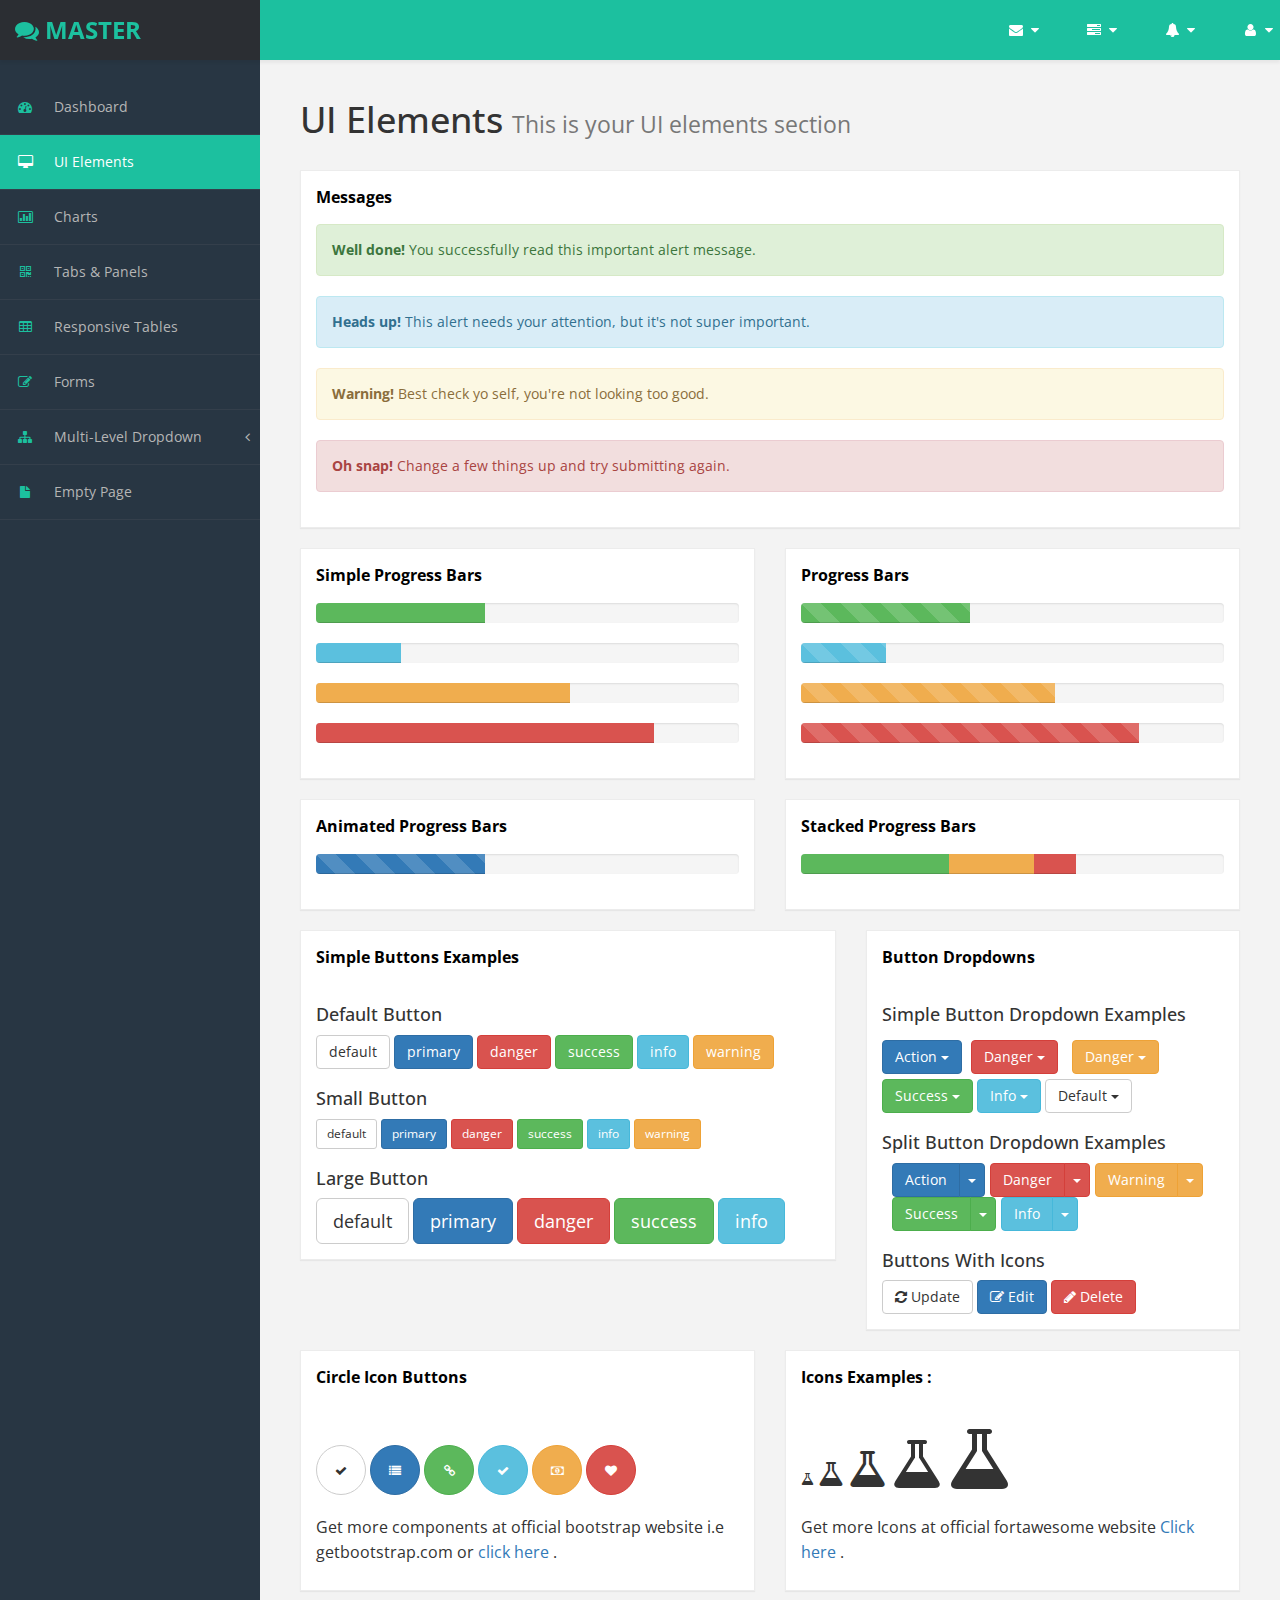
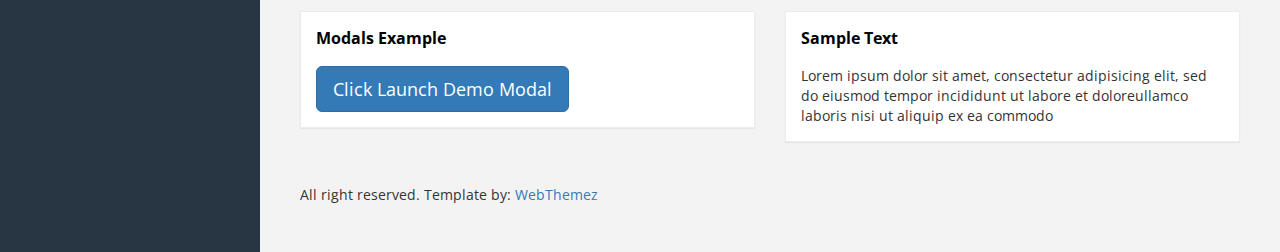
<file: HTML/FreeBootstrap/ui-elements.html>
﻿<!DOCTYPE html>
<html xmlns="http://www.w3.org/1999/xhtml">
<head>
      <meta charset="utf-8" />
    <meta name="viewport" content="width=device-width, initial-scale=1.0" />
    <title>Free Bootstrap Admin Template : Insight</title>
	<!-- Bootstrap Styles-->
    <link href="assets/css/bootstrap.css" rel="stylesheet" />
     <!-- FontAwesome Styles-->
    <link href="assets/css/font-awesome.css" rel="stylesheet" />
        <!-- Custom Styles-->
    <link href="assets/css/custom-styles.css" rel="stylesheet" />
     <!-- Google Fonts-->
   <link href='http://fonts.googleapis.com/css?family=Open+Sans' rel='stylesheet' type='text/css' />
</head>
<body>
    <div id="wrapper">
        <nav class="navbar navbar-default top-navbar" role="navigation">
            <div class="navbar-header">
                <button type="button" class="navbar-toggle" data-toggle="collapse" data-target=".sidebar-collapse">
                    <span class="sr-only">Toggle navigation</span>
                    <span class="icon-bar"></span>
                    <span class="icon-bar"></span>
                    <span class="icon-bar"></span>
                </button>
                <a class="navbar-brand" href="index.html"><i class="fa fa-comments"></i> <strong>MASTER </strong></a>
            </div>

            <ul class="nav navbar-top-links navbar-right">
                <li class="dropdown">
                    <a class="dropdown-toggle" data-toggle="dropdown" href="#" aria-expanded="false">
                        <i class="fa fa-envelope fa-fw"></i> <i class="fa fa-caret-down"></i>
                    </a>
                    <ul class="dropdown-menu dropdown-messages">
                        <li>
                            <a href="#">
                                <div>
                                    <strong>John Doe</strong>
                                    <span class="pull-right text-muted">
                                        <em>Today</em>
                                    </span>
                                </div>
                                <div>Lorem Ipsum has been the industry's standard dummy text ever since the 1500s...</div>
                            </a>
                        </li>
                        <li class="divider"></li>
                        <li>
                            <a href="#">
                                <div>
                                    <strong>John Smith</strong>
                                    <span class="pull-right text-muted">
                                        <em>Yesterday</em>
                                    </span>
                                </div>
                                <div>Lorem Ipsum has been the industry's standard dummy text ever since an kwilnw...</div>
                            </a>
                        </li>
                        <li class="divider"></li>
                        <li>
                            <a href="#">
                                <div>
                                    <strong>John Smith</strong>
                                    <span class="pull-right text-muted">
                                        <em>Yesterday</em>
                                    </span>
                                </div>
                                <div>Lorem Ipsum has been the industry's standard dummy text ever since the...</div>
                            </a>
                        </li>
                        <li class="divider"></li>
                        <li>
                            <a class="text-center" href="#">
                                <strong>Read All Messages</strong>
                                <i class="fa fa-angle-right"></i>
                            </a>
                        </li>
                    </ul>
                    <!-- /.dropdown-messages -->
                </li>
                <!-- /.dropdown -->
                <li class="dropdown">
                    <a class="dropdown-toggle" data-toggle="dropdown" href="#" aria-expanded="false">
                        <i class="fa fa-tasks fa-fw"></i> <i class="fa fa-caret-down"></i>
                    </a>
                    <ul class="dropdown-menu dropdown-tasks">
                        <li>
                            <a href="#">
                                <div>
                                    <p>
                                        <strong>Task 1</strong>
                                        <span class="pull-right text-muted">60% Complete</span>
                                    </p>
                                    <div class="progress progress-striped active">
                                        <div class="progress-bar progress-bar-success" role="progressbar" aria-valuenow="60" aria-valuemin="0" aria-valuemax="100" style="width: 60%">
                                            <span class="sr-only">60% Complete (success)</span>
                                        </div>
                                    </div>
                                </div>
                            </a>
                        </li>
                        <li class="divider"></li>
                        <li>
                            <a href="#">
                                <div>
                                    <p>
                                        <strong>Task 2</strong>
                                        <span class="pull-right text-muted">28% Complete</span>
                                    </p>
                                    <div class="progress progress-striped active">
                                        <div class="progress-bar progress-bar-info" role="progressbar" aria-valuenow="28" aria-valuemin="0" aria-valuemax="100" style="width: 28%">
                                            <span class="sr-only">28% Complete</span>
                                        </div>
                                    </div>
                                </div>
                            </a>
                        </li>
                        <li class="divider"></li>
                        <li>
                            <a href="#">
                                <div>
                                    <p>
                                        <strong>Task 3</strong>
                                        <span class="pull-right text-muted">60% Complete</span>
                                    </p>
                                    <div class="progress progress-striped active">
                                        <div class="progress-bar progress-bar-warning" role="progressbar" aria-valuenow="60" aria-valuemin="0" aria-valuemax="100" style="width: 60%">
                                            <span class="sr-only">60% Complete (warning)</span>
                                        </div>
                                    </div>
                                </div>
                            </a>
                        </li>
                        <li class="divider"></li>
                        <li>
                            <a href="#">
                                <div>
                                    <p>
                                        <strong>Task 4</strong>
                                        <span class="pull-right text-muted">85% Complete</span>
                                    </p>
                                    <div class="progress progress-striped active">
                                        <div class="progress-bar progress-bar-danger" role="progressbar" aria-valuenow="85" aria-valuemin="0" aria-valuemax="100" style="width: 85%">
                                            <span class="sr-only">85% Complete (danger)</span>
                                        </div>
                                    </div>
                                </div>
                            </a>
                        </li>
                        <li class="divider"></li>
                        <li>
                            <a class="text-center" href="#">
                                <strong>See All Tasks</strong>
                                <i class="fa fa-angle-right"></i>
                            </a>
                        </li>
                    </ul>
                    <!-- /.dropdown-tasks -->
                </li>
                <!-- /.dropdown -->
                <li class="dropdown">
                    <a class="dropdown-toggle" data-toggle="dropdown" href="#" aria-expanded="false">
                        <i class="fa fa-bell fa-fw"></i> <i class="fa fa-caret-down"></i>
                    </a>
                    <ul class="dropdown-menu dropdown-alerts">
                        <li>
                            <a href="#">
                                <div>
                                    <i class="fa fa-comment fa-fw"></i> New Comment
                                    <span class="pull-right text-muted small">4 min</span>
                                </div>
                            </a>
                        </li>
                        <li class="divider"></li>
                        <li>
                            <a href="#">
                                <div>
                                    <i class="fa fa-twitter fa-fw"></i> 3 New Followers
                                    <span class="pull-right text-muted small">12 min</span>
                                </div>
                            </a>
                        </li>
                        <li class="divider"></li>
                        <li>
                            <a href="#">
                                <div>
                                    <i class="fa fa-envelope fa-fw"></i> Message Sent
                                    <span class="pull-right text-muted small">4 min</span>
                                </div>
                            </a>
                        </li>
                        <li class="divider"></li>
                        <li>
                            <a href="#">
                                <div>
                                    <i class="fa fa-tasks fa-fw"></i> New Task
                                    <span class="pull-right text-muted small">4 min</span>
                                </div>
                            </a>
                        </li>
                        <li class="divider"></li>
                        <li>
                            <a href="#">
                                <div>
                                    <i class="fa fa-upload fa-fw"></i> Server Rebooted
                                    <span class="pull-right text-muted small">4 min</span>
                                </div>
                            </a>
                        </li>
                        <li class="divider"></li>
                        <li>
                            <a class="text-center" href="#">
                                <strong>See All Alerts</strong>
                                <i class="fa fa-angle-right"></i>
                            </a>
                        </li>
                    </ul>
                    <!-- /.dropdown-alerts -->
                </li>
                <!-- /.dropdown -->
                <li class="dropdown">
                    <a class="dropdown-toggle" data-toggle="dropdown" href="#" aria-expanded="false">
                        <i class="fa fa-user fa-fw"></i> <i class="fa fa-caret-down"></i>
                    </a>
                    <ul class="dropdown-menu dropdown-user">
                        <li><a href="#"><i class="fa fa-user fa-fw"></i> User Profile</a>
                        </li>
                        <li><a href="#"><i class="fa fa-gear fa-fw"></i> Settings</a>
                        </li>
                        <li class="divider"></li>
                        <li><a href="#"><i class="fa fa-sign-out fa-fw"></i> Logout</a>
                        </li>
                    </ul>
                    <!-- /.dropdown-user -->
                </li>
                <!-- /.dropdown -->
            </ul>
        </nav>
        <!--/. NAV TOP  -->
        <nav class="navbar-default navbar-side" role="navigation">
            <div class="sidebar-collapse">
                <ul class="nav" id="main-menu">

                    <li>
                        <a href="index.html"><i class="fa fa-dashboard"></i> Dashboard</a>
                    </li>
                    <li>
                        <a href="ui-elements.html" class="active-menu"><i class="fa fa-desktop"></i> UI Elements</a>
                    </li>
					<li>
                        <a href="chart.html"><i class="fa fa-bar-chart-o"></i> Charts</a>
                    </li>
                    <li>
                        <a href="tab-panel.html"><i class="fa fa-qrcode"></i> Tabs & Panels</a>
                    </li>
                    
                    <li>
                        <a href="table.html"><i class="fa fa-table"></i> Responsive Tables</a>
                    </li>
                    <li>
                        <a href="form.html"><i class="fa fa-edit"></i> Forms </a>
                    </li>


                    <li>
                        <a href="#"><i class="fa fa-sitemap"></i> Multi-Level Dropdown<span class="fa arrow"></span></a>
                        <ul class="nav nav-second-level">
                            <li>
                                <a href="#">Second Level Link</a>
                            </li>
                            <li>
                                <a href="#">Second Level Link</a>
                            </li>
                            <li>
                                <a href="#">Second Level Link<span class="fa arrow"></span></a>
                                <ul class="nav nav-third-level">
                                    <li>
                                        <a href="#">Third Level Link</a>
                                    </li>
                                    <li>
                                        <a href="#">Third Level Link</a>
                                    </li>
                                    <li>
                                        <a href="#">Third Level Link</a>
                                    </li>

                                </ul>

                            </li>
                        </ul>
                    </li>
                    <li>
                        <a href="empty.html"><i class="fa fa-fw fa-file"></i> Empty Page</a>
                    </li>
                </ul>

            </div>

        </nav>
        <!-- /. NAV SIDE  -->
        <div id="page-wrapper" >
            <div id="page-inner">
			 <div class="row">
                    <div class="col-md-12">
                        <h1 class="page-header">
                            UI Elements <small>This is your UI elements section</small>
                        </h1>
                    </div>
                </div> 
                 <!-- /. ROW  -->
				 
				
			<div class="row">

			  <div class="col-md-12">
			<div class="panel panel-default">
				<div class="panel-heading">
				 Messages
				</div>        
							  
							<div class="panel-body"> 
								<div class="alert alert-success">
									<strong>Well done!</strong> You successfully read this important alert message.
								</div>
								<div class="alert alert-info">
									<strong>Heads up!</strong> This alert needs your attention, but it's not super important.
								</div>
								<div class="alert alert-warning">
									<strong>Warning!</strong> Best check yo self, you're not looking too good.
								</div>
								<div class="alert alert-danger">
									<strong>Oh snap!</strong> Change a few things up and try submitting again.
								</div>
							</div>
				</div>
			</div>						
				</div>								
									
				  <div class="row">
                    <div class="col-md-6">
                        <div class="panel panel-default">
                        <div class="panel-heading">
                            Simple Progress Bars 
                        </div>
                       
                        <div class="panel-body">
                       <div class="progress">
  <div class="progress-bar progress-bar-success" role="progressbar" aria-valuenow="40" aria-valuemin="0" aria-valuemax="100" style="width: 40%">
    <span class="sr-only">40% Complete (success)</span>
  </div>
</div>
<div class="progress">
  <div class="progress-bar progress-bar-info" role="progressbar" aria-valuenow="20" aria-valuemin="0" aria-valuemax="100" style="width: 20%">
    <span class="sr-only">20% Complete</span>
  </div>
</div>
<div class="progress">
  <div class="progress-bar progress-bar-warning" role="progressbar" aria-valuenow="60" aria-valuemin="0" aria-valuemax="100" style="width: 60%">
    <span class="sr-only">60% Complete (warning)</span>
  </div>
</div>
<div class="progress">
  <div class="progress-bar progress-bar-danger" role="progressbar" aria-valuenow="80" aria-valuemin="0" aria-valuemax="100" style="width: 80%">
    <span class="sr-only">80% Complete</span>
  </div>
</div>
                            </div>
                            </div>
                    </div>
                    <div class="col-md-6">
                        <div class="panel panel-default">
                        <div class="panel-heading">
                            Progress Bars 
                        </div>
                       
                        <div class="panel-body">
                       <div class="progress progress-striped">
  <div class="progress-bar progress-bar-success" role="progressbar" aria-valuenow="40" aria-valuemin="0" aria-valuemax="100" style="width: 40%">
    <span class="sr-only">40% Complete (success)</span>
  </div>
</div>
<div class="progress progress-striped">
  <div class="progress-bar progress-bar-info" role="progressbar" aria-valuenow="20" aria-valuemin="0" aria-valuemax="100" style="width: 20%">
    <span class="sr-only">20% Complete</span>
  </div>
</div>
<div class="progress progress-striped">
  <div class="progress-bar progress-bar-warning" role="progressbar" aria-valuenow="60" aria-valuemin="0" aria-valuemax="100" style="width: 60%">
    <span class="sr-only">60% Complete (warning)</span>
  </div>
</div>
<div class="progress progress-striped">
  <div class="progress-bar progress-bar-danger" role="progressbar" aria-valuenow="80" aria-valuemin="0" aria-valuemax="100" style="width: 80%">
    <span class="sr-only">80% Complete</span>
  </div>
</div>
                            </div>
                            </div>
                    </div>
                </div>
                 <!-- /. ROW  -->
				 	<div class="row">
                    <div class="col-md-6">
                        <div class="panel panel-default">
                        <div class="panel-heading">
                            Animated Progress Bars 
                        </div>
                       
                        <div class="panel-body">
                       <div class="progress progress-striped active">
  <div class="progress-bar progress-bar-primary" role="progressbar" aria-valuenow="40" aria-valuemin="0" aria-valuemax="100" style="width: 40%">
    <span class="sr-only">40% Complete (success)</span>
  </div>
</div>
                            </div>
                            </div>
                    </div>
                      <div class="col-md-6">
                        <div class="panel panel-default">
                        <div class="panel-heading">
                            Stacked Progress Bars 
                        </div>
                       
                        <div class="panel-body">
                       <div class="progress">
  <div class="progress-bar progress-bar-success" style="width: 35%">
    <span class="sr-only">35% Complete (success)</span>
  </div>
  <div class="progress-bar progress-bar-warning" style="width: 20%">
    <span class="sr-only">20% Complete (warning)</span>
  </div>
  <div class="progress-bar progress-bar-danger" style="width: 10%">
    <span class="sr-only">10% Complete (danger)</span>
  </div>
</div>
                            </div>
                            </div>
                    </div>
                </div>				
                 <div class="row">
                    
                      <div class="col-md-7">
                    <div class="panel panel-default">
                        <div class="panel-heading">
                         Simple Buttons Examples
                        </div>        
                                      
                                    <div class="panel-body"> 

                    <h4>Default Button</h4>
                    <a href="#" class="btn btn-default">default</a>
                    <a href="#" class="btn btn-primary">primary</a>
                    <a href="#" class="btn btn-danger">danger</a>
                    <a href="#" class="btn btn-success">success</a>
                    <a href="#" class="btn btn-info">info</a>
                    <a href="#" class="btn btn-warning">warning</a>

                  
                    <h4>Small Button</h4>
                    <a href="#" class="btn btn-default btn-sm">default</a>
                    <a href="#" class="btn btn-primary btn-sm">primary</a>
                    <a href="#" class="btn btn-danger btn-sm">danger</a>
                    <a href="#" class="btn btn-success btn-sm">success</a>
                    <a href="#" class="btn btn-info btn-sm">info</a>
                    <a href="#" class="btn btn-warning btn-sm">warning</a>

                   
                    <h4>Large Button</h4>

                    <a href="#" class="btn btn-default btn-lg">default</a>
                    <a href="#" class="btn btn-primary btn-lg">primary</a>
                    <a href="#" class="btn btn-danger btn-lg">danger</a>
                    <a href="#" class="btn btn-success btn-lg">success</a>
                    <a href="#" class="btn btn-info btn-lg">info</a>

                   
                </div>
            </div>
                          </div>
                     <div class="col-md-5">
                      <div class="panel panel-default">
                        <div class="panel-heading">
                           Button Dropdowns
                        </div>        
                                      
                                    <div class="panel-body"> 
                                          <h4>Simple Button Dropdown Examples </h4>  
                                       <div style="margin-top: 10px;">
											
											<div class="btn-group">
											  <button data-toggle="dropdown" class="btn btn-primary dropdown-toggle">Action <span class="caret"></span></button>
											  <ul class="dropdown-menu">
												<li><a href="#">Action</a></li>
												<li><a href="#">Another action</a></li>
												<li><a href="#">Something else here</a></li>
												<li class="divider"></li>
												<li><a href="#">Separated link</a></li>
											  </ul>
											</div>
											<div style="margin:5px;" class="btn-group">
											  <button data-toggle="dropdown" class="btn btn-danger dropdown-toggle">Danger <span class="caret"></span></button>
											  <ul class="dropdown-menu">
												<li><a href="#">Action</a></li>
												<li><a href="#">Another action</a></li>
												<li><a href="#">Something else here</a></li>
												<li class="divider"></li>
												<li><a href="#">Separated link</a></li>
											  </ul>
											</div>
                                           <div style="margin:5px;" class="btn-group">
											  <button data-toggle="dropdown" class="btn btn-warning dropdown-toggle">Danger <span class="caret"></span></button>
											  <ul class="dropdown-menu">
												<li><a href="#">Action</a></li>
												<li><a href="#">Another action</a></li>
												<li><a href="#">Something else here</a></li>
												<li class="divider"></li>
												<li><a href="#">Separated link</a></li>
											  </ul>
											</div>
										 
                                               
                                              	<div class="btn-group">
											  <button data-toggle="dropdown" class="btn btn-success dropdown-toggle">Success <span class="caret"></span></button>
											  <ul class="dropdown-menu">
												<li><a href="#">Action</a></li>
												<li><a href="#">Another action</a></li>
												<li><a href="#">Something else here</a></li>
												<li class="divider"></li>
												<li><a href="#">Separated link</a></li>
											  </ul>
											</div>
											<div class="btn-group">
											  <button data-toggle="dropdown" class="btn btn-info dropdown-toggle">Info <span class="caret"></span></button>
											  <ul class="dropdown-menu">
												<li><a href="#">Action</a></li>
												<li><a href="#">Another action</a></li>
												<li><a href="#">Something else here</a></li>
												<li class="divider"></li>
												<li><a href="#">Separated link</a></li>
											  </ul>
											</div>
											<div class="btn-group">
											  <button data-toggle="dropdown" class="btn btn-default dropdown-toggle">Default <span class="caret"></span></button>
											  <ul class="dropdown-menu">
												<li><a href="#">Action</a></li>
												<li><a href="#">Another action</a></li>
												<li><a href="#">Something else here</a></li>
												<li class="divider"></li>
												<li><a href="#">Separated link</a></li>
											  </ul>
											</div>
										  </div>
                                       
                                       <h4>Split Button Dropdown Examples </h4>
                                      
                                       <div style="margin:5px;" class="btn-toolbar">
										
										<div class="btn-group">
										  <button class="btn btn-primary">Action</button>
										  <button data-toggle="dropdown" class="btn btn-primary dropdown-toggle"><span class="caret"></span></button>
										  <ul class="dropdown-menu">
											<li><a href="#">Action</a></li>
											<li><a href="#">Another action</a></li>
											<li><a href="#">Something else here</a></li>
											<li class="divider"></li>
											<li><a href="#">Separated link</a></li>
										  </ul>
										</div>
										<div class="btn-group">
										  <button class="btn btn-danger">Danger</button>
										  <button data-toggle="dropdown" class="btn btn-danger dropdown-toggle"><span class="caret"></span></button>
										  <ul class="dropdown-menu">
											<li><a href="#">Action</a></li>
											<li><a href="#">Another action</a></li>
											<li><a href="#">Something else here</a></li>
											<li class="divider"></li>
											<li><a href="#">Separated link</a></li>
										  </ul>
										</div>
                                           <div class="btn-group">
										  <button class="btn btn-warning">Warning</button>
										  <button data-toggle="dropdown" class="btn btn-warning dropdown-toggle"><span class="caret"></span></button>
										  <ul class="dropdown-menu">
											<li><a href="#">Action</a></li>
											<li><a href="#">Another action</a></li>
											<li><a href="#">Something else here</a></li>
											<li class="divider"></li>
											<li><a href="#">Separated link</a></li>
										  </ul>
										</div>
									 
										<div class="btn-group">
										  <button class="btn btn-success">Success</button>
										  <button data-toggle="dropdown" class="btn btn-success dropdown-toggle"><span class="caret"></span></button>
										  <ul class="dropdown-menu">
											<li><a href="#">Action</a></li>
											<li><a href="#">Another action</a></li>
											<li><a href="#">Something else here</a></li>
											<li class="divider"></li>
											<li><a href="#">Separated link</a></li>
										  </ul>
										</div>
										<div class="btn-group">
										  <button class="btn btn-info">Info</button>
										  <button data-toggle="dropdown" class="btn btn-info dropdown-toggle"><span class="caret"></span></button>
										  <ul class="dropdown-menu">
											<li><a href="#">Action</a></li>
											<li><a href="#">Another action</a></li>
											<li><a href="#">Something else here</a></li>
											<li class="divider"></li>
											<li><a href="#">Separated link</a></li>
										  </ul>
										</div>
									   
									  </div>
                                       

                                       <h4>Buttons With Icons</h4>                                       
										
											<button class="btn btn-default"><i class=" fa fa-refresh "></i> Update</button>
											<button class="btn btn-primary"><i class="fa fa-edit "></i> Edit</button>
											<button class="btn btn-danger"><i class="fa fa-pencil"></i> Delete</button>
										
															
									

                                        </div>
                                    </div>
                    </div>
                    </div>
                <!-- /. ROW  -->
                <div class="row">
                    <div class="col-md-6">
                        <div class="panel panel-default">
                        <div class="panel-heading">
                            Circle Icon Buttons 
                        </div>
                       
                        <div class="panel-body">
                             <br /> <br />
                            <button type="button" class="btn btn-default btn-circle"><i class="fa fa-check"></i>
                            </button>
                            <button type="button" class="btn btn-primary btn-circle"><i class="fa fa-list"></i>
                            </button>
                            <button type="button" class="btn btn-success btn-circle"><i class="fa fa-link"></i>
                            </button>
                            <button type="button" class="btn btn-info btn-circle"><i class="fa fa-check"></i>
                            </button>
                            <button type="button" class="btn btn-warning btn-circle"><i class="fa fa-money"></i>
                            </button>
                            <button type="button" class="btn btn-danger btn-circle"><i class="fa fa-heart"></i>
                            </button>
                           <br />
                             <p>
                        Get more components at official bootstrap website i.e getbootstrap.com or <a href="http://getbootstrap.com/components/" target="_blank">click here</a> .  
                        </p>
                        </div>
                        
                    </div>
                    </div>
                    <div class="col-md-6">
                        <div class="panel panel-default">
                        <div class="panel-heading">
                            Icons Examples : 
                        </div>
                       
                        <div class="panel-body">
                            <br />  
                            <i class="fa fa-flask "></i>
                            
                             <i class="fa fa-flask fa-2x"></i>
                              <i class="fa fa-flask fa-3x"></i>
                              <i class="fa fa-flask fa-4x"></i>
                              <i class="fa fa-flask fa-5x"></i>
                              <br />
                              <p>
                        Get more Icons at official fortawesome website   <a href="http://fortawesome.github.io/Font-Awesome/" target="_blank" >Click here</a> . 
                        </p>
                        </div>
                        
                    </div>
                    </div>
                </div>
                 <!-- /. ROW  -->
                
                <div class="row">
                    <div class="col-md-6">
                       
                     <!--  Modals-->
                    <div class="panel panel-default">
                        <div class="panel-heading">
                            Modals Example
                        </div>
                        <div class="panel-body">
                            <button class="btn btn-primary btn-lg" data-toggle="modal" data-target="#myModal">
                              Click  Launch Demo Modal
                            </button>
                            <div class="modal fade" id="myModal" tabindex="-1" role="dialog" aria-labelledby="myModalLabel" aria-hidden="true">
                                <div class="modal-dialog">
                                    <div class="modal-content">
                                        <div class="modal-header">
                                            <button type="button" class="close" data-dismiss="modal" aria-hidden="true">&times;</button>
                                            <h4 class="modal-title" id="myModalLabel">Modal title Here</h4>
                                        </div>
                                        <div class="modal-body">
                                            Lorem ipsum dolor sit amet, consectetur adipisicing elit, sed do eiusmod tempor incididunt ut labore et dolore magna aliqua. Ut enim ad minim veniam, quis nostrud exercitation ullamco laboris nisi ut aliquip ex ea commodo consequat. Duis aute irure dolor in reprehenderit in voluptate velit esse cillum dolore eu fugiat nulla pariatur. Excepteur sint occaecat cupidatat non proident, sunt in culpa qui officia deserunt mollit anim id est laborum.
                                        </div>
                                        <div class="modal-footer">
                                            <button type="button" class="btn btn-default" data-dismiss="modal">Close</button>
                                            <button type="button" class="btn btn-primary">Save changes</button>
                                        </div>
                                    </div>
                                </div>
                            </div>
                        </div>
                    </div>
                     <!-- End Modals-->
                
                    </div>
                     <div class="col-md-6">
                          <div class="panel panel-default">
                        <div class="panel-heading">
                            Sample Text
                        </div>
                        <div class="panel-body">
                          Lorem ipsum dolor sit amet, consectetur adipisicing elit, sed do eiusmod tempor incididunt ut labore et doloreullamco laboris nisi ut aliquip ex ea commodo
                           
                             </div>
                              </div>
                     </div>
                </div>
                <!-- /. ROW  -->
				<footer><p>All right reserved. Template by: <a href="http://webthemez.com">WebThemez</a></p></footer>
				</div>
             <!-- /. PAGE INNER  -->
            </div>
         <!-- /. PAGE WRAPPER  -->
        </div>
     <!-- /. WRAPPER  -->
    <!-- JS Scripts-->
    <!-- jQuery Js -->
    <script src="assets/js/jquery-1.10.2.js"></script>
      <!-- Bootstrap Js -->
    <script src="assets/js/bootstrap.min.js"></script>
    <!-- Metis Menu Js -->
    <script src="assets/js/jquery.metisMenu.js"></script>
      <!-- Custom Js -->
    <script src="assets/js/custom-scripts.js"></script>
 
</body>
</html>
</file>
<file: HTML/FreeBootstrap/assets/css/custom-styles.css>
/*----------------------------------------------
Author : www.webthemez.com
License: Commons Attribution 3.0
http://creativecommons.org/licenses/by/3.0/
------------------------------------------------*/


/*----------------------------------------------
    COMMON  STYLES    
------------------------------------------------*/
body {
    font-family: 'Open Sans', sans-serif;
  background-color: #283643;
}

 #wrapper {
    width: 100%;
    background: #283643;
}

#page-wrapper {
    padding: 15px 15px;
    min-height: 600px;
    background: #f3f3f3;
   
}
#page-inner {
    width:100%;
    margin:10px 20px 10px 0px;
    background-color:transparent;
    padding:10px;
    min-height:1200px;
}

.text-center {
    text-align:center;
}
.no-boder {
    border:1px solid #f3f3f3;
}

h1, .h1, h2, .h2, h3, .h3 {
margin-top: 7px;
margin-bottom: -5px;
}
h2 {
    color: #000;
}
h4 {
    padding-top:10px;
}
.square-btn-adjust {
    border: 0px solid transparent; 
   -webkit-border-radius: 0px;
-moz-border-radius: 0px;
border-radius: 0px;

}
p {
    font-size:16px;
    line-height:25px;
    padding-top:20px;
}
.panel{
border-radius:0px;
}
.navbar-side .nav > li > a > i{
color: #1CC09F;
padding: 8px;
width: 30px;
text-align: center;
}
.top-navbar{
position: fixed;
  width: 100%;
  z-index: 300;
    -webkit-box-shadow: 0 3px 3px rgba(0, 0, 0, 0.05);
  -moz-box-shadow: 0 3px 3px rgba(0, 0, 0, 0.05);
  box-shadow: 0 3px 3px rgba(0, 0, 0, 0.05);
}
.navbar-side {
  z-index: 1;
  position: fixed;
  width: 260px;
  top: 80px;
}
#page-wrapper {
  position: relative;
  top: 55px;
}
.top-navbar .nav > li > a:hover, .top-navbar .nav > li > a:focus {
text-decoration: none;
background-color: #2497BA;
color: #fff;
}
.nav .open > a, .nav .open > a:hover, .nav .open > a:focus {
background-color: #18A88B;
border-color: #18A88B;
}
.breadcrumb {
padding: 18px;
margin-bottom: 20px;
list-style: none;
background-color: #FFFFFF;
border-radius: 0;
-webkit-box-shadow: 0 1px 1px rgba(0,0,0,.05);    box-shadow: 0 1px 1px rgba(0,0,0,.05);
}
.dropdown-menu>li>a {
  display: block;
  padding: 3px 20px;
  clear: both;
  font-weight: 400;
  line-height: 1.42857143;
  color: #333;
  white-space: nowrap;
  font-size: 13px;
}
.dropdown-menu>li>a i {
  color: #1CC09F;
}
.text-muted {
  color: #FB5651;
}
.badge {
  display: inline-block;
  min-width: 10px;
  padding: 3px 7px;
  font-size: 12px;
  font-weight: 700;
  line-height: 1;
  color: #fff;
  text-align: center;
  white-space: nowrap;
  vertical-align: baseline;
  background-color: #1CC09F;
  border-radius: 10px;
}
/*----------------------------------------------
   DASHBOARD STYLES    
------------------------------------------------*/
.page-header {
padding-bottom: 9px;
margin: 10px 0 20px;
border-bottom: 1px solid transparent;
}
.panel-left{  
width: 100px;
height: 100px;
background: #1CC09F;
border: 2px solid white;
border-radius: 100%;
overflow: hidden;
margin: 14px;
}
.panel-left .fa-5x {
font-size: 4em;
color: rgba(255, 255, 255, 0.35);
padding: 22px 0;
margin-bottom:30px;
}
.panel-right{ 
width: 65%;
height: 124px;
background: transparent;
margin-bottom: 0;
color: #2B2E33;
background-color: #fff;
}
.panel-right h3{  
font-size: 40px;
padding: 18px 10px 13px;
color: #8A8A8A;
}
.panel-back {
    background-color:#fff;

}
.panel-default {
  border-color: #ECECEC;
}
.panel-default > .panel-heading {
color: #000;
border-color: #FFF;
font-weight:bold;
background: #FFFFFF;
font-size: 16px;
}
.panel-heading {
  padding: 15px 15px 0px;
  border-bottom: 1px solid transparent;
  border-top-left-radius: 3px;
  border-top-right-radius: 3px;
}
.jumbotron, .well{
background:#fff;
}
   .noti-box {
min-height: 100px;
padding: 20px;
}

    .noti-box .icon-box {
display: block;
float: left;
margin: 0 15px 10px 0;
width: 70px;
height: 70px;
line-height: 75px;
vertical-align: middle;
text-align: center;
font-size: 40px;
}
.text-box p{
    margin: 0 0 3px;
}
.main-text {
    font-size: 25px;
    font-weight:600;
}
.set-icon {
-webkit-border-radius: 50px;
-moz-border-radius: 50px;
border-radius: 50px;

}
.panel-primary{
display:inline-block;
margin-bottom: 30px;
width:100%;
}
.green {
background-color: #1CC09F;
color: #fff;
}
 .blue {
background-color: #63A3DF;
color: #fff
}
  .red {
background-color: #FB5651;
color:#fff;
}
  .brown {
background-color: #E6A548;
color:#fff;
} 
 .back-footer-red {
background-color: #F0433D;
color:#fff;
border-top: 0px solid #fff;
}
 
 .icon-box-right {
display: block;
float: right;
margin: 0 15px 10px 0;
width: 70px;
height: 70px;
line-height: 75px;
vertical-align: middle;
text-align: center;
font-size: 40px;
}

 .main-temp-back {
background: #8702A8;
color: #FFFFFF;
font-size: 16px;
font-weight: 300;
text-align: center;
}
 .main-temp-back .text-temp {
font-size: 40px;
}
.back-dash {
    padding:20px;
    font-size:20px;
    font-weight:500;
  -webkit-border-radius: 0px;
-moz-border-radius: 0px;
border-radius: 0px;
background-color:#2EA7EB;
color:#fff;
}
    .back-dash p {
        padding-top:16px;
        font-size:13px;
        color:#fff;
        line-height:25px;
        text-align:justify;
    }

     .color-bottom-txt {
   color: #000;
font-size: 16px;
line-height: 30px;
}
     /*CHAT PANEL*/
/*Charts*/

.main-chart {
	background: #fff;
}

.easypiechart-panel {
	text-align: center;
	padding: 1px 0;
	margin-bottom: 20px;
}

.placeholder h2 {
	margin-bottom: 0px;
}

.donut {
	width: 100%;
}

.easypiechart {
	position: relative;
	text-align: center;
	width: 120px;
	height: 120px;
	margin: 20px auto 10px auto;
}

.easypiechart .percent {
	display: block;
	position: absolute;
	font-size: 26px;
	top: 38px;
	width: 120px;
}

#easypiechart-blue .percent { color: #30a5ff;}
#easypiechart-teal .percent { color: #1ebfae;}
#easypiechart-orange .percent { color: #ffb53e;}
#easypiechart-red .percent { color: #ef4040;}

	 
 .chat-panel .panel-body {
height: 450px;
overflow-y: scroll;
}
 .chat-box {
margin: 0;
padding: 0;
list-style: none;
}
 .chat-box li {
margin-bottom: 15px;
padding-bottom: 5px;
border-bottom: 1px dotted #808080;
}
 .chat-box li.left .chat-body {
margin-left: 90px;
}
 .chat-box li .chat-body p {
margin: 0;
color: #8d8888;
}
.chat-img>img {
    margin-left:20px;
}
footer p{
font-size: 14px;
}
/*----------------------------------------------
    MENU STYLES    
------------------------------------------------*/


.user-image {
    margin: 25px auto;
-webkit-border-radius: 10px;
-moz-border-radius: 10px;
border-radius: 10px;
max-height:170px;
max-width:170px;
}
.top-navbar{
margin:0px;
}
.top-navbar .navbar-brand {
color: #fff;
width: 260px;
text-align: left;
height: 60px;
font-size: 24px;
font-weight: 700;
text-transform: uppercase;
line-height: 30px;
background: #283643;
}
.navbar-brand b{
color: #4BD28C;
}
.top-navbar .nav > li {
position: relative;
display: inline-block;
margin: 0px;
padding: 0px;
}
.top-navbar .nav > li > a {
position: relative;
display: block;
padding: 20px;
color: #FFFFFF;
margin: 0px;
}
.top-navbar .nav > li > a:hover, .top-navbar .nav > li > a:focus {
text-decoration: none;
color: #319DB5 !important;
background: transparent;
}
.top-navbar .dropdown-menu{
min-width: 230px;
border-radius: 0 0 4px 4px;
}
.top-navbar .dropdown-menu > li > a:hover, .top-navbar .dropdown-menu > li > a:focus{
color: #225081;
background:none;
}
.dropdown-tasks{
width: 255px;
}
.dropdown-tasks .progress {
height: 8px;
margin-bottom: 8px;
overflow: hidden;
background-color: #f5f5f5;
border-radius: 0px;
}
.dropdown-tasks > li > a { 
padding: 0px 15px;
}
.dropdown-tasks p {
font-size: 13px;
line-height: 21px;
padding-top: 4px;
}
.active-menu {
    background-color: #1cc09f !important;
    color: #fff !important;
}
.active-menu i{
color: #fff !important;
}
.arrow {
    float: right;
    margin-top: 8px;
}

.fa.arrow:before {
    content: "\f104";
}

.active > a > .fa.arrow:before {
    content: "\f107";
}


.nav-second-level li,
.nav-third-level li {
    border-bottom: none !important;
}

.nav-second-level li a {
    padding-left: 37px;
}

.nav-third-level li a {
    padding-left: 55px;
}
.sidebar-collapse , .sidebar-collapse .nav{
	background:none;
}
.sidebar-collapse .nav {
	padding:0;
}
.sidebar-collapse .nav > li > a {
	color: #B5B5B5;
	background:transparent;
	text-shadow:none;
	
}
.sidebar-collapse > .nav > li > a {
	padding: 12px 10px;
}
.sidebar-collapse > .nav > li {
	border-bottom: 1px solid rgba(107, 108, 109, 0.19);
}
ul.nav.nav-second-level.collapse.in {
background: #17191B;
}
.sidebar-collapse .nav > li > a:hover,
.sidebar-collapse .nav > li > a:focus {
	 
	outline:0;
}
 
.navbar-side {
	border:none;
	background-color: rgb(40, 54, 67);
	
}
.top-navbar {
	background: #1cc09f;
	border-bottom:none;
	
}
.top-navbar .nav > li > a > i {
margin-right: 2px;
}
.top-navbar .navbar-brand:hover { 
color: #1CC09F;

background-color: rgb(43, 46, 51);
}
.dropdown-user li {
margin: 8px 0;
}
.navbar-default {
border:0px solid black;
     
}
.navbar-header {
    background: transparent;
}
.navbar-default .navbar-toggle:hover, .navbar-default .navbar-toggle:focus {
background-color: #283643;
}
.navbar-default .navbar-toggle {
border-color: #fff;
}

.navbar-default .navbar-toggle .icon-bar {
background-color: #FFF;
}
.nav > li > a > i {
    margin-right:10px;
    color: #FFF;
}
.dropdown-menu>li>a>strong {
  color: #1CC09F;
  padding: 5px 0;
  display: inline-block;
  font-weight: 500;
}
#sideNav{
    position: absolute;

    right: -23px;
    z-index: 9;
    background-color: #CFCECE;
    padding: 8px 9px;
    top: -15px;
    color: #283643;
	cursor:pointer;
}
ul.dropdown-menu.dropdown-messages li a div {
  padding: 2px 0;
}
/*----------------------------------------------
    UI ELEMENTS STYLES     
------------------------------------------------*/
.btn-circle {
width: 50px;
height: 50px;
padding: 6px 0;
 -webkit-border-radius: 25px;
-moz-border-radius: 25px;
border-radius: 25px;
text-align: center;
font-size: 12px;
line-height: 1.428571429;
}

/*----------------------------------------------
    MEDIA QUERIES     
------------------------------------------------*/
 
 @media(min-width:768px) {
     #page-wrapper{
               margin: 0 0 0 260px;
        padding: 15px 30px;
        
               min-height: 1200px;
		
    }
	
	
    .navbar-side {
        z-index: 1;
        width: 260px;
    }

   .navbar {
 border-radius: 0px; 
}
   
}
 @media(max-width:480px) {
.page-header small {
display: block;
padding-top: 14px;
font-size: 19px;
}
.panel-left {
  width: 85px;
  height: 85px;
  background: #1CC09F;
  border: 2px solid white;
  border-radius: 100%;
  overflow: hidden;
  margin: 14px;
}
}
</file>
<file: HTML/FreeBootstrap/assets/js/morris/morris-0.4.3.min.css>
.morris-hover{position:absolute;z-index:1000;}.morris-hover.morris-default-style{border-radius:10px;padding:6px;color:#666;background:rgba(255, 255, 255, 0.8);border:solid 2px rgba(230, 230, 230, 0.8);font-family:sans-serif;font-size:12px;text-align:center;}.morris-hover.morris-default-style .morris-hover-row-label{font-weight:bold;margin:0.25em 0;}
.morris-hover.morris-default-style .morris-hover-point{white-space:nowrap;margin:0.1em 0;}
</file>
